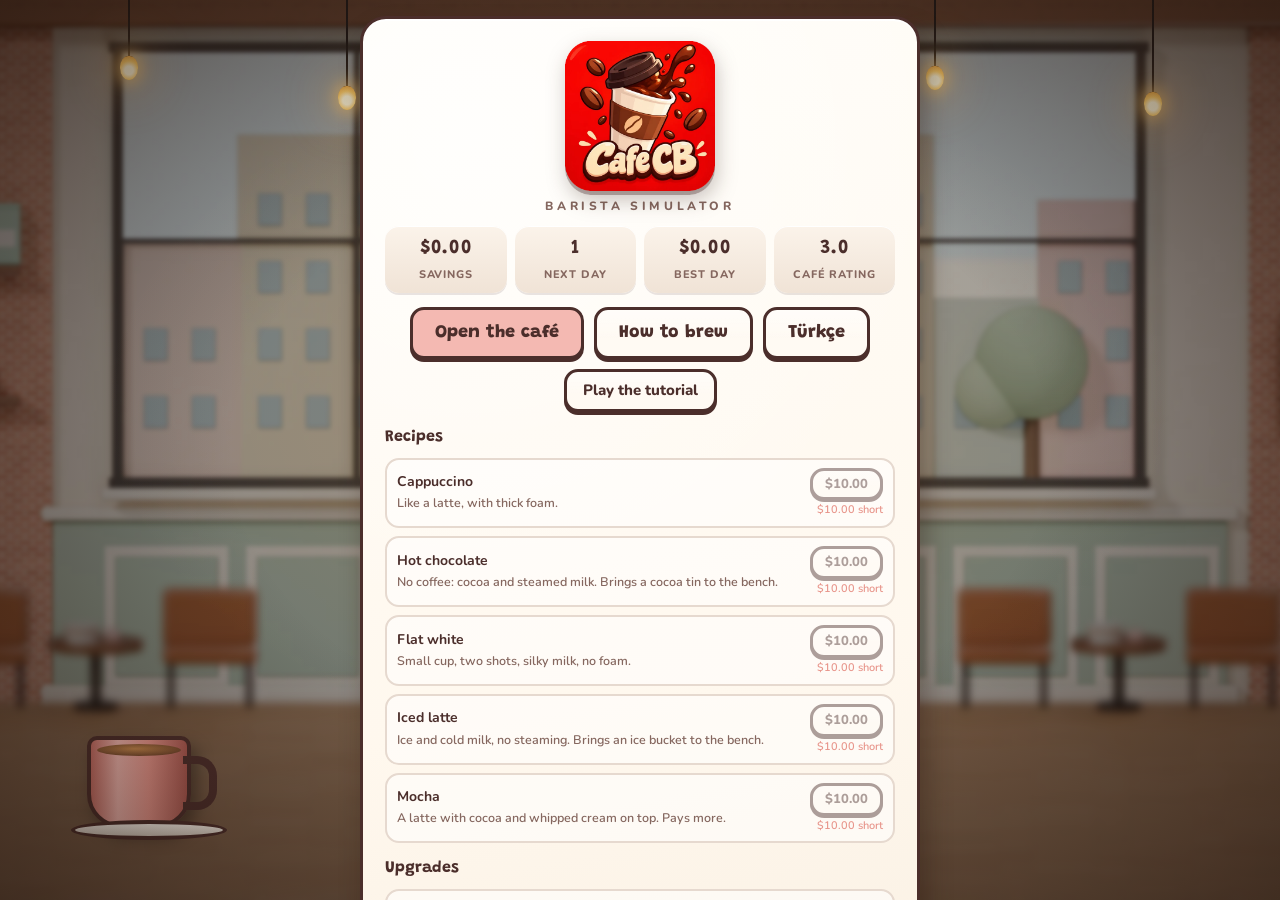
<file: index.html>
﻿<!DOCTYPE html>
<html lang="en">
<head>
<meta charset="utf-8">
<title>Cafe C&amp;B</title>
<meta name="viewport" content="width=device-width, initial-scale=1, maximum-scale=1, user-scalable=no, viewport-fit=cover">
<meta name="description" content="CAFE C&amp;B â€” a cozy drag-and-drop barista simulator.">
<!-- phones (issue #27): plays straight from the link; added to the home screen it opens full screen and offline -->
<meta name="theme-color" content="#4b2e2b">
<meta name="mobile-web-app-capable" content="yes">
<meta name="apple-mobile-web-app-capable" content="yes">
<meta name="apple-mobile-web-app-status-bar-style" content="black-translucent">
<meta name="apple-mobile-web-app-title" content="Cafe C&amp;B">
<meta name="format-detection" content="telephone=no">
<link rel="manifest" href="manifest.webmanifest">
<link rel="icon" href="assets/favicon-64.png" type="image/png" sizes="64x64">
<link rel="apple-touch-icon" href="assets/apple-touch-icon.png">
<!-- the fonts are inside the game (issue #27), so it looks the same offline -->
<link rel="stylesheet" href="assets/fonts/fonts.css?v=41">
<link rel="stylesheet" href="style.css?v=41">
<link rel="stylesheet" href="css/scene.css?v=41">
<link rel="stylesheet" href="css/fx.css?v=41">
<link rel="stylesheet" href="css/views.css?v=41">
<link rel="stylesheet" href="css/bar.css?v=52">
<link rel="stylesheet" href="css/theme.css?v=41">
<link rel="stylesheet" href="css/helper.css?v=41">
<link rel="stylesheet" href="css/stage.css?v=53">
<link rel="stylesheet" href="css/intro.css?v=41">
</head>
<body>

<!-- opening animation (issue #28): plays over the main menu, a tap skips it -->
<div id="intro" aria-hidden="true">
  <div id="introWave"></div>
  <div class="intro-logo">
    <img id="introCup" src="assets/intro/cup.webp" alt="" draggable="false">
    <img id="introText" src="assets/intro/text.webp" alt="" draggable="false">
  </div>
</div>

<header class="topbar">
  <div class="brand">CAFE C<b>&amp;</b>B</div>
  <div class="hud">
    <span class="pill" id="hudDay">Day 1</span>
    <span class="pill" id="hudCust">â€”</span>
    <span class="pill cash" id="hudCash">$0.00</span>
    <button class="iconbtn" id="bookBtn" type="button" data-t="recipes">Recipes</button>
    <button class="iconbtn" id="muteBtn" type="button">Sound on</button>
    <button class="iconbtn lang" id="langBtn" type="button" title="Language / Dil">TR</button>
    <button class="iconbtn" id="menuBtn" type="button" data-t="menu">Menu</button>
  </div>
</header>

<!-- two views (issue #5): the customer view and the barista view; only one is shown, they slide when switching -->
<!-- the stage (issue #14): the views are laid out at a fixed design height and scaled to fit the window -->
<div class="stage" id="stage">
<div class="views" id="views">
<section class="scene view" id="scene">
  <!-- parallax layers, back to front (issue #2); the canvas draws customers and the counter -->
  <div class="layer far" data-depth="3" aria-hidden="true"></div>
  <div class="layer seating" data-depth="7" aria-hidden="true"></div>
  <div class="layer sun" aria-hidden="true"></div>
  <div class="layer bulbs" id="bulbs" data-depth="5" aria-hidden="true"></div>
  <div class="neon" data-depth="4" aria-hidden="true">Cafe C<span>&amp;</span>B</div>
  <canvas id="sceneCv" aria-hidden="true"></canvas>
  <div class="layer front" data-depth="12" aria-hidden="true"></div>
  <div class="talk">
    <div class="talk-main">
      <div class="bubble" id="bubble" hidden>
        <div class="who"><span id="custName">Guest</span><span class="patience" title="Patience"><i id="patBar"></i></span></div>
        <p class="say" id="say" aria-live="polite"></p>
      </div>
      <div class="talk-actions" id="talkActions" hidden>
        <button class="btn go big" id="takeBtn" type="button" data-t="toBarista">Go to the barista bench</button>
        <button class="btn go big" id="keepBtn" type="button" data-t="rudeKeep" hidden>Hear them out</button>
        <button class="btn big kickbtn" id="kickBtn" type="button" data-t="rudeKick" hidden>Show them the door</button>
      </div>
      <div class="talk-actions" id="peekActions" hidden>
        <button class="btn go" id="backBtn" type="button" data-t="backToBench">Back to the bench</button>
        <button class="btn big kickbtn" type="button" data-t="rudeKick">Show them the door</button>
      </div>
      <div class="talk-actions" id="serveActions" hidden>
        <button class="btn big kickbtn" type="button" data-t="rudeKick">Show them the door</button>
      </div>
      <p class="handhint" id="handHint" hidden data-t="dragToCust"></p>
    </div>
    <div class="ticketslot" id="sceneTicket"></div>
  </div>
  <!-- upgrades on show (issue #21): comfy stools on the guests' side of the bar, the big tip jar on it -->
  <div class="upg-show stools" aria-hidden="true"><img class="spr" src="assets/models/stool.webp?v=41" width="84" height="180" alt="" draggable="false"><img class="spr" src="assets/models/stool.webp?v=41" width="84" height="180" alt="" draggable="false"></div>
  <img class="upg-show tipjar spr" src="assets/models/tipjar.webp?v=41" width="109" height="160" alt="" aria-hidden="true" draggable="false">
  <!-- the finished drink waits on a tray on the bar; drop it on the customer (#custZone follows them) -->
  <div class="cust-tray" id="custTray"><div class="slot cupslot handslot" id="slotHand"></div></div>
  <div class="cust-zone" id="custZone" data-drop="customer" hidden></div>
</section>

<main class="bench view idle" id="bench">
  <div class="benchhead">
    <div class="ticketslot" id="benchTicket">
      <div class="ticket" id="ticket">
        <h4><span data-t="orderTicket">Order ticket</span><span id="ticketNo">#000</span></h4>
        <p id="ticketText"></p>
        <span class="patience ticket-pat" title="Patience"><i id="patBar2"></i></span>
      </div>
    </div>
    <p class="draghint" id="dragHint" data-t="dragHint"></p>
    <div class="holding" id="holding" hidden></div>
    <button class="btn" id="peekBtn" type="button" data-t="toCustomer">Look at the customer</button>
  </div>

  <!-- the back bar behind the barista (issue #10): shelves with cups, bean jars, syrups and milk, a chalk menu (decor only) -->
  <div class="backbar" aria-hidden="true">
    <!-- the chalk menu's writing, in the picture's own coordinates (same viewBox, scaled the same way) -->
    <svg class="chalk" viewBox="0 0 1600 200" preserveAspectRatio="xMidYMax slice"><g transform="translate(640 6)" id="chalkMenu"></g></svg>
  </div>

  <!-- the bar, left to right in the order a real barista works: cups â†’ grinder & tamp station â†’ espresso machine
       â†’ milk â†’ syrups & toppings â†’ the pass (serving tray). Rubber bar mats sit under the machines. -->
  <div class="counter" id="counter">
    <!-- 1 cups: paper cup stacks with lids and sleeves -->
    <section class="zone z-cups">
      <h3><span class="step">1</span><span data-t="obj.cups">Cups</span></h3>
      <div class="cupstand" id="cupStand">
        <button class="obj newcup" type="button" data-drag="newcup:S"><img class="spr cupspr s" src="assets/models/cup-S.webp" width="115" height="168" alt="" draggable="false"><b data-size="S"></b></button>
        <button class="obj newcup" type="button" data-drag="newcup:M"><img class="spr cupspr m" src="assets/models/cup-M.webp" width="124" height="192" alt="" draggable="false"><b data-size="M"></b></button>
        <button class="obj newcup" type="button" data-drag="newcup:L"><img class="spr cupspr l" src="assets/models/cup-L.webp" width="133" height="216" alt="" draggable="false"><b data-size="L"></b></button>
      </div>
      <div class="lids" aria-hidden="true"><i></i><i></i><i></i><span class="sleeves"></span></div>
    </section>

    <!-- 2 grinder + tamp station + knock box -->
    <section class="zone z-grinder">
      <h3><span class="step">2</span><span data-t="grinder">Grinder</span> <span class="hint" id="doseZoneTxt"></span></h3>
      <div class="barmat grinder-mat">
        <div class="grinder">
          <div class="hopper" id="hopper"><img class="spr" src="assets/models/hopper.webp" width="265" height="340" alt="" draggable="false"></div>
          <!-- every control sits on the machine itself (issue #7): bean keys, a scale display and the grind button -->
          <div class="grinder-body">
            <div class="keys" id="beanChips"></div>
            <div class="grind-row">
              <span class="lcd" id="doseTxt">0.0 g</span>
              <button class="mbtn round" id="grindBtn" type="button"><span class="led"></span><span class="cap" data-t="grindKey">Grind</span></button>
            </div>
            <span class="chute"></span>
          </div>
          <div class="slot pfslot" data-drop="grinder" id="slotGrinder"></div>
          <span class="grinder-foot" aria-hidden="true"></span>
        </div>
      </div>
      <div class="meter" id="doseMeter"><div class="zone" id="doseZone"></div><div class="fill" id="doseFill"></div></div>
      <div class="readout"><span id="doseMsg"></span></div>
      <div class="tampstation">
        <div class="slot pfslot" data-drop="pfrack" id="slotPfRack">
          <div class="obj pf" id="pfObj" role="button" tabindex="0" data-drag="pf" data-drop="pf">
            <img class="spr pf-img" id="pfImg" src="assets/models/pf-empty.webp" width="520" height="198" alt="" draggable="false">
            <small class="objtag" id="pfTag"></small>
          </div>
        </div>
        <div class="tampmat">
          <div class="slot tamperslot" id="slotTamper">
            <div class="obj tamper" id="tamperObj" role="button" tabindex="0" data-drag="tamper">
              <img class="spr" src="assets/models/tamper.webp" width="171" height="220" alt="" draggable="false">
            </div>
          </div>
        </div>
      </div>
    </section>

    <!-- 3 espresso machine: a two-group commercial machine on a rubber mat -->
    <section class="zone z-machine">
      <h3><span class="step">3</span><span data-t="obj.machine">Espresso machine</span> <span class="hint" data-t="stopAt">stop at 25â€“30 s</span></h3>
      <div class="barmat machine-mat">
        <div class="machine" id="machine">
          <!-- cup warmer on top (decor) -->
          <div class="mach-top" aria-hidden="true"><img class="spr" src="assets/models/warmer.webp" width="720" height="135" alt="" draggable="false"></div>
          <!-- control panel on the machine: brew button + shot display above the group, foam keys + steam button above the wand -->
          <div class="mach-panel">
            <div class="panel-left">
              <span class="lcd" id="shotTxt">0 s</span>
              <button class="mbtn brew" id="brewBtn" type="button"><span class="led"></span><span class="cap" id="brewCap">Brew</span></button>
            </div>
            <div class="panel-right">
              <div class="keys foam" id="foamChips"></div>
              <button class="mbtn steam" id="steamBtn" type="button"><span class="led"></span><span class="cap" id="steamCap">Steam</span></button>
            </div>
          </div>
          <div class="mach-head">
            <span class="mach-logo">C&amp;B</span>
            <div class="group"><img class="spr group-head" src="assets/models/grouphead.webp" width="300" height="219" alt="" draggable="false"><div class="slot pfslot locked-in" data-drop="group" id="slotGroup"></div></div>
            <!-- right side: the boiler and pump gauges over the second group head (decor) -->
            <div class="mach-right" aria-hidden="true">
              <div class="gauges"><span class="gauge-dial"><i></i></span><span class="gauge-dial boiler"><i></i></span></div>
              <div class="group deco-group"><img class="spr group-head" src="assets/models/grouphead.webp" width="300" height="219" alt="" draggable="false"><span class="parked-pf"></span></div>
            </div>
          </div>
          <div class="mach-tray">
            <div class="slot cupslot" data-drop="tray" id="slotTray"><span class="slotlabel" data-t="obj.tray">Drip tray</span></div>
            <div class="wandbox">
              <img class="spr hotwater" src="assets/models/hotwater.webp" width="23" height="80" alt="" aria-hidden="true" draggable="false">
              <img class="spr wand-pipe" src="assets/models/wand.webp" width="22" height="128" alt="" draggable="false">
              <div class="slot pitcherslot" data-drop="wand" id="slotWand"><span class="slotlabel" data-t="obj.wand">Steam wand</span></div>
            </div>
          </div>
        </div>
      </div>
      <div class="meter" id="shotMeter"><div class="zone" id="shotZone"></div><div class="needle" id="shotNeedle"></div></div>
      <div class="readout"><span id="shotMsg"></span></div>
      <div class="shotlist" id="shotList"></div>
    </section>

    <!-- 4 milk: an under-counter milk fridge, the pitcher on its mat and a pitcher thermometer -->
    <section class="zone z-milk">
      <h3><span class="step">4</span><span data-t="obj.pitcher">Pitcher</span></h3>
      <div class="slot pitcherslot" data-drop="pitcherrack" id="slotPitcherRack">
        <div class="obj pitcher" id="pitcherObj" role="button" tabindex="0" data-drag="pitcher" data-drop="pitcher">
          <img class="spr pitcher-img" id="pitcherImg" src="assets/models/pitcher-empty.webp" width="340" height="313" alt="" draggable="false">
          <small class="objtag" id="pitcherTag"></small>
        </div>
      </div>
      <div class="wandctl">
        <div class="meter temp" id="tempMeter">
          <div class="band warm" id="bandWarm"></div><div class="band normal" id="bandNormal"></div><div class="band hot" id="bandHot"></div>
          <div class="fill" id="tempFill"></div>
        </div>
        <div class="bandlabels" id="bandLabels"></div>
        <div class="readout"><span id="tempTxt">6 Â°C</span><span id="tempMsg"></span></div>
      </div>
    </section>

    <!-- prep mat -->
    <section class="zone z-prep">
      <h3><span data-t="obj.prep">Prep mat</span></h3>
      <div class="slot cupslot mat" data-drop="prep" id="slotPrep">
        <div class="obj cupobj" id="cupObj" role="button" tabindex="0" data-drag="cup" data-drop="cup" hidden>
          <canvas id="cupCv" aria-label="Drink"></canvas>
        </div>
      </div>
      <div class="cupinfo" id="cupInfo"></div>
    </section>

    <!-- the pass: put the finished cup on the serving tray, then ring the bell to take it out to the customer -->
    <section class="zone z-serve" id="serveZone">
      <h3><span data-t="obj.serving">Serving tray</span></h3>
      <div class="slot cupslot servetray" data-drop="serving" id="slotServe"><span class="slotlabel" data-t="obj.serving">Serving tray</span></div>
      <div class="pass-row">
        <button class="mbtn bellbtn" id="serveBtn" type="button"><img class="spr bell" src="assets/models/bell.webp" width="200" height="171" alt="" draggable="false"><span class="cap" data-t="serveBtn">Serve</span></button>
        <span class="pass-deco" aria-hidden="true"><span class="napkins"></span><span class="sugar"></span></span>
      </div>
    </section>

    <!-- under the counter (real cafés keep most things in cubbies under the bar top, not on it): each one slides up a little
         when it is touched, dragged or tapped (css/bar.css). Left to right under the station they belong to. -->
    <div class="under" id="under">
      <div class="ucell u-prep">
        <section class="zone z-extras">
        <!-- the recipe shop's drinks (issue #21): on the bench once bought -->
        <div class="extras" id="extras">
          <div class="obj icebucket" id="iceObj" role="button" tabindex="0" data-drag="ice"><img class="spr" src="assets/models/icebucket.webp?v=41" width="191" height="220" alt="" draggable="false"><small class="objtag" data-t="obj.ice">Ice</small></div>
          <div class="obj cocoatin" id="cocoaObj" role="button" tabindex="0" data-drag="cocoa"><img class="spr" src="assets/models/cocoatin.webp?v=41" width="119" height="172" alt="" draggable="false"><small class="objtag" data-t="obj.cocoa">Cocoa</small></div>
        </div>
        </section>
      </div>
      <div class="ucell u-grinder">
        <section class="zone z-knock">
          <h3><span data-t="obj.knock">Knock box</span></h3>
          <!-- the knock box takes the used puck out of the portafilter -->
          <div class="knockbox" data-drop="knockbox" id="knockBox"><img class="spr" src="assets/models/knockbox.webp" width="280" height="259" alt="" draggable="false"><small data-t="obj.knock">Knock box</small></div>

        </section>
      </div>
      <div class="ucell u-machine">
      <!-- 5 syrups: pump bottles with plain paper labels -->
      <section class="zone z-syrups">
        <h3><span class="step">5</span><span data-t="syrups">Syrups</span></h3>
        <div class="bottles" id="syrupBottles"></div>
      </section>




      </div>
      <div class="ucell u-milk">
        <section class="zone z-fridge">
          <h3><span data-t="obj.milk">Milk</span></h3>
          <div class="fridge"><div class="bottles" id="milkBottles"></div></div>
        </section>
      </div>
      <div class="ucell u-serve">
      <!-- 6 toppings -->
      <section class="zone z-tops">
        <h3><span class="step">6</span><span data-t="toppings">Toppings</span></h3>
        <div class="bottles" id="topShakers"></div>
      </section>

      <!-- trash -->
      <section class="zone z-trash" data-drop="trash" id="trashZone">
        <h3><span data-t="obj.trash">Trash</span></h3>
        <div class="bin" id="bin"><img class="spr can" src="assets/models/bin.webp" width="82" height="116" alt="" draggable="false"><img class="spr lid" src="assets/models/binlid.webp" width="124" height="48" alt="" draggable="false"></div>
      </section>

      </div>
    </div>
  </div>
</main>
</div>
</div>

<div class="overlay menu" id="ovMenu" hidden>
  <!-- the cafÃ© itself behind the menu (issue #8): the same wall and seating, bulbs, a steaming cup and drifting beans -->
  <div class="menu-bg" aria-hidden="true">
    <div class="mb-wall"></div><div class="mb-seat"></div>
    <div class="mb-bulbs bulbs"><i style="--x:10%;--h:60px;--d:0s"></i><i style="--x:27%;--h:90px;--d:-1.2s"></i><i style="--x:73%;--h:70px;--d:-2.1s"></i><i style="--x:90%;--h:96px;--d:-.6s"></i></div>
    <div class="mb-cup"><span class="steam"><i></i><i></i><i></i></span><span class="mug"></span><span class="saucer"></span></div>
    <div class="mb-beans"><i></i><i></i><i></i><i></i><i></i><i></i><i></i></div>
  </div>
  <div class="card menu-card">
    <div class="logo"><img src="assets/cover/logo-menu.webp" width="512" height="512" alt="CAFE C&amp;B" decoding="async"><div class="sub" data-t="sub">Barista Simulator</div></div>
    <div class="stats">
      <div><b id="mCash">$0</b><span data-t="savings">Savings</span></div>
      <div><b id="mDay">1</b><span data-t="nextDay">Next day</span></div>
      <div><b id="mBest">$0</b><span data-t="bestDay">Best day</span></div>
      <div><b id="mRep">3.0</b><span data-t="rRep">CafÃ© rating</span></div>
    </div>
    <div class="menu-actions">
      <button class="btn primary big" id="startBtn" type="button">Open the cafÃ©</button>
      <button class="btn big" id="howBtn" type="button" data-t="howTo">How to brew</button>
      <button class="btn big" id="langBtn2" type="button">TÃ¼rkÃ§e</button>
      <button class="btn" id="tutBtn" type="button" data-t="tutorialBtn">Play the tutorial</button>
    </div>
    <div class="shop recipes" id="menuRecipes"></div>
    <div class="shop" id="menuShop"></div>
    <div class="menu-actions"><button class="btn" id="resetBtn" type="button" data-t="reset">Reset progress</button></div>
  </div>
</div>

<div class="overlay" id="ovResult" hidden>
  <div class="card">
    <div class="stars" id="rStars"></div>
    <p class="quote" id="rQuote"></p>
    <div class="checks" id="rChecks"></div>
    <div class="bars" id="rBars"></div>
    <div class="money" id="rMoney"></div>
    <div class="menu-actions"><button class="btn go big" id="nextBtn" type="button">Next customer</button></div>
  </div>
</div>

<div class="overlay" id="ovEnd" hidden>
  <div class="card" style="text-align:center">
    <h2 id="eTitle" style="font-size:30px"></h2>
    <p class="note" id="eText"></p>
    <div class="menu-actions"><button class="btn big" id="endMenuBtn" type="button" data-t="toMenu">Main menu</button></div>
  </div>
</div>

<div class="overlay" id="ovDay" hidden>
  <div class="card">
    <h2 id="dTitle" style="text-align:center;font-size:30px">Day 1</h2>
    <div class="stats">
      <div><b id="dStars">0</b><span data-t="avgStars">Avg stars</span></div>
      <div><b id="dMood">0 / 0</b><span data-t="rMood">Happy / upset</span></div>
      <div><b id="dRep">3.0</b><span data-t="rRep">CafÃ© rating</span></div>
    </div>
    <div class="receipt" id="dReceipt"></div>
    <p class="note" id="dNote"></p>
    <div class="shop recipes" id="dayRecipes"></div>
    <div class="shop" id="dayShop"></div>
    <div class="menu-actions">
      <button class="btn primary big" id="nextDayBtn" type="button">Open next day</button>
      <button class="btn big" id="toMenuBtn" type="button" data-t="toMenu">Main menu</button>
    </div>
  </div>
</div>

<div class="overlay book-ov" id="ovBook" hidden>
  <div class="card book">
    <h2 data-t="recipeBook">Recipe book</h2>
    <div id="bookBody"></div>
    <div class="menu-actions"><button class="btn go" id="closeBookBtn" type="button">Back to the bar</button></div>
  </div>
</div>

<div class="toast" id="toast" hidden></div>

<!-- phones held upright (issue #14): the game is played sideways -->
<div class="rotate-ov" id="rotateOv"><div><div class="phone" aria-hidden="true"></div><p data-t="rotate">Turn your phone sideways to play</p></div></div>

<script src="js/intro.js?v=41"></script>
<script src="js/util.js?v=41"></script>
<script src="js/economy.js?v=41"></script>
<script src="js/i18n.js?v=56"></script>
<script src="js/audio.js?v=41"></script>
<script src="js/recipe.js?v=43"></script>
<script src="js/render.js?v=43"></script>
<script src="js/scene.js?v=41"></script>
<script src="js/fx.js?v=41"></script>
<script src="js/station.js?v=42"></script>
<script src="js/camera.js?v=42"></script>
<script src="js/helper.js?v=41"></script>
<script src="js/tutorial.js?v=41"></script>
<script src="js/main.js?v=57"></script>
</body>
</html>
</file>
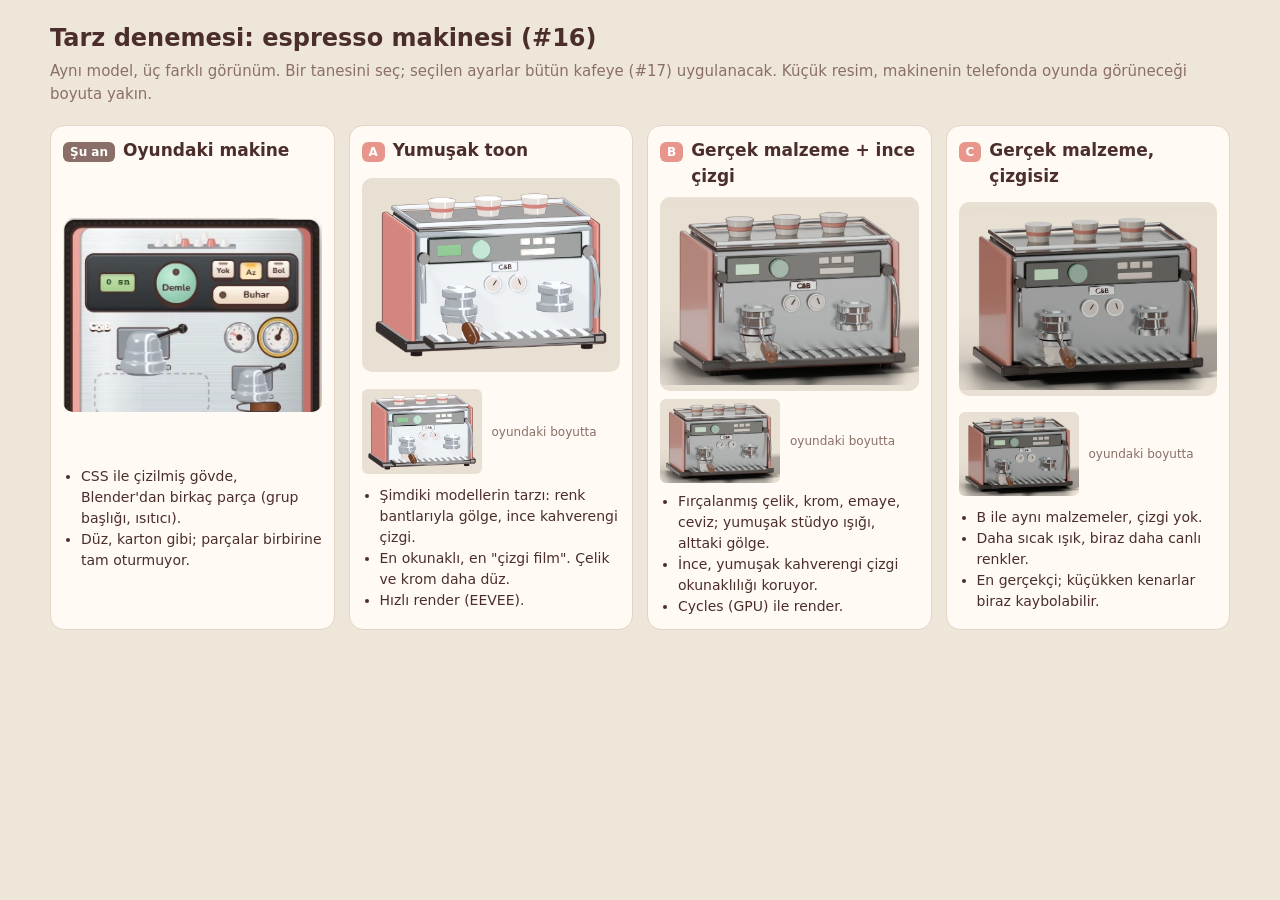
<file: tools/style-test/index.html>
<!doctype html>
<html lang="tr">
<head>
<meta charset="utf-8">
<meta name="viewport" content="width=device-width, initial-scale=1">
<title>Tarz denemesi</title>
<!-- Issue #16: the espresso machine in style B, three takes next to the current look. Renders: tools/blender/style_test.py -->
<style>
  :root { --ink: #4b2e2b; --paper: #fffaf3; --bg: #efe6da; --soft: #8a6f68; --line: #e2d4c6; }
  @media (prefers-color-scheme: dark) { :root { --ink: #f3e6dc; --paper: #2b2220; --bg: #1e1816; --soft: #bba59c; --line: #4a3c38; } }
  * { box-sizing: border-box; }
  body { margin: 0; padding: 20px 16px 40px; background: var(--bg); color: var(--ink); font: 15px/1.5 system-ui, sans-serif; }
  main { max-width: 1180px; margin: 0 auto; }
  h1 { font-size: 24px; margin: 0 0 4px; }
  p.lead { color: var(--soft); margin: 0 0 20px; }
  .grid { display: grid; grid-template-columns: repeat(auto-fit, minmax(250px, 1fr)); gap: 14px; }
  .card { background: var(--paper); border: 1px solid var(--line); border-radius: 14px; padding: 12px; display: grid; gap: 8px; }
  .card h2 { font-size: 17px; margin: 0; display: flex; gap: 8px; align-items: baseline; }
  .tag { font-size: 12px; font-weight: 700; background: #e8968c; color: #fff; border-radius: 6px; padding: 1px 7px; }
  .tag.now { background: #8a6f68; }
  .shot { background: #e9e0d4; border-radius: 10px; display: grid; place-items: center; aspect-ratio: 4 / 3; overflow: hidden; }
  .shot img { max-width: 100%; max-height: 100%; }
  .small { display: flex; gap: 10px; align-items: center; font-size: 12px; color: var(--soft); }
  .small img { width: 120px; height: auto; background: #e9e0d4; border-radius: 6px; }
  ul { margin: 0; padding-left: 18px; font-size: 14px; }
</style>
</head>
<body>
<main>
  <h1>Tarz denemesi: espresso makinesi (#16)</h1>
  <p class="lead">Aynı model, üç farklı görünüm. Bir tanesini seç; seçilen ayarlar bütün kafeye (#17) uygulanacak. Küçük resim, makinenin telefonda oyunda görüneceği boyuta yakın.</p>
  <div class="grid">
    <section class="card">
      <h2><span class="tag now">Şu an</span> Oyundaki makine</h2>
      <div class="shot"><img src="machine-current.webp" alt="Oyundaki şimdiki espresso makinesi"></div>
      <ul><li>CSS ile çizilmiş gövde, Blender'dan birkaç parça (grup başlığı, ısıtıcı).</li><li>Düz, karton gibi; parçalar birbirine tam oturmuyor.</li></ul>
    </section>
    <section class="card">
      <h2><span class="tag">A</span> Yumuşak toon</h2>
      <div class="shot"><img src="machine-toon.webp" alt="A: yumuşak toon"></div>
      <div class="small"><img src="machine-toon.webp" alt="">oyundaki boyutta</div>
      <ul><li>Şimdiki modellerin tarzı: renk bantlarıyla gölge, ince kahverengi çizgi.</li><li>En okunaklı, en "çizgi film". Çelik ve krom daha düz.</li><li>Hızlı render (EEVEE).</li></ul>
    </section>
    <section class="card">
      <h2><span class="tag">B</span> Gerçek malzeme + ince çizgi</h2>
      <div class="shot"><img src="machine-pbr.webp" alt="B: gerçek malzeme ve ince çizgi"></div>
      <div class="small"><img src="machine-pbr.webp" alt="">oyundaki boyutta</div>
      <ul><li>Fırçalanmış çelik, krom, emaye, ceviz; yumuşak stüdyo ışığı, alttaki gölge.</li><li>İnce, yumuşak kahverengi çizgi okunaklılığı koruyor.</li><li>Cycles (GPU) ile render.</li></ul>
    </section>
    <section class="card">
      <h2><span class="tag">C</span> Gerçek malzeme, çizgisiz</h2>
      <div class="shot"><img src="machine-clean.webp" alt="C: gerçek malzeme, çizgisiz"></div>
      <div class="small"><img src="machine-clean.webp" alt="">oyundaki boyutta</div>
      <ul><li>B ile aynı malzemeler, çizgi yok.</li><li>Daha sıcak ışık, biraz daha canlı renkler.</li><li>En gerçekçi; küçükken kenarlar biraz kaybolabilir.</li></ul>
    </section>
  </div>
</main>
</body>
</html>
</file>
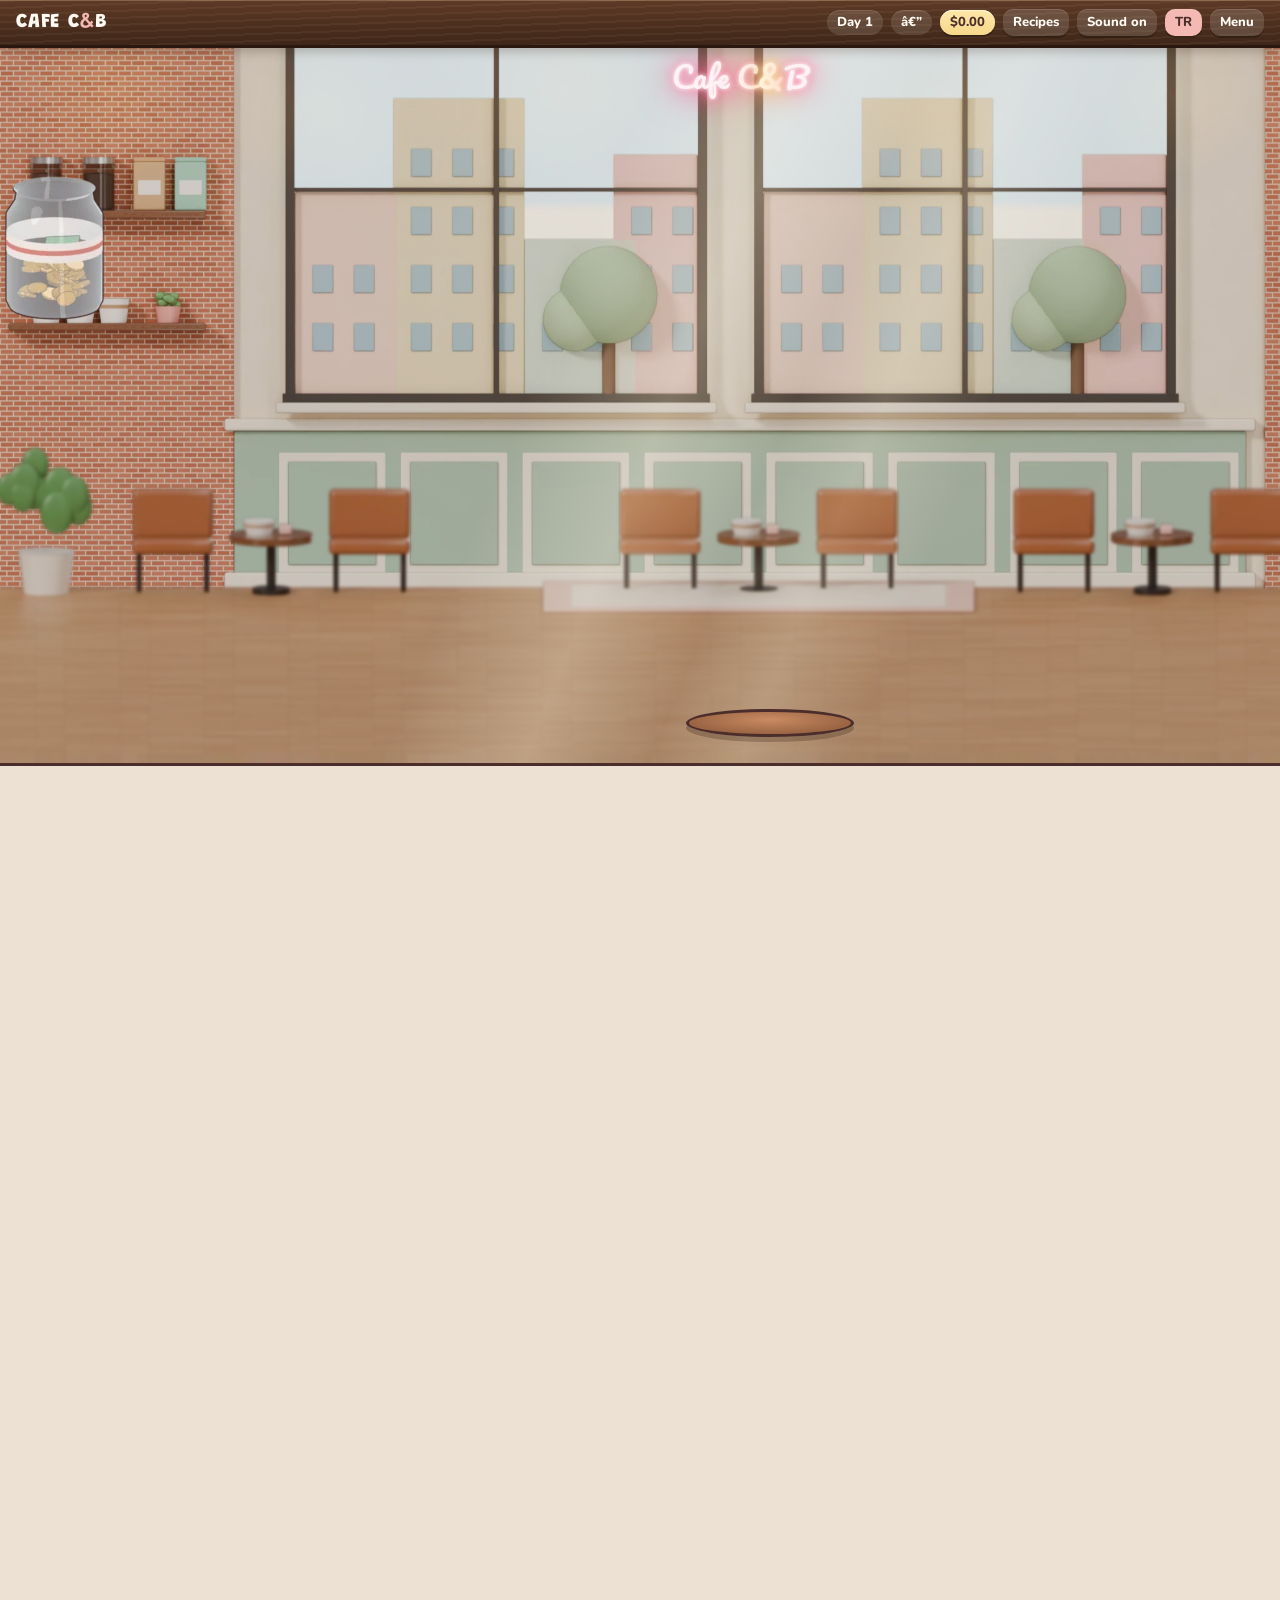
<file: CAFECB.html>
<!DOCTYPE html>
<meta charset="utf-8">
<title>Cafe C&amp;B</title>
<meta http-equiv="refresh" content="0; url=index.html">
<link rel="canonical" href="index.html">
<p>The game moved to <a href="index.html">index.html</a>.</p>
</file>
<file: assets/fonts/fonts.css>
/* The game's fonts, inside the game so it looks the same offline and in the app (issue #27).
   All four are from Google Fonts under the SIL Open Font License 1.1; the licence texts are next to this file
   (OFL-*.txt) and the sources are listed in assets/CREDITS.md. Latin + Latin Extended (Turkish) only. */
/* Courier Prime 400 latin-ext */
@font-face {
  font-family: 'Courier Prime';
  font-style: normal;
  font-weight: 400;
  font-display: swap;
  src: url(courier-prime-400-latin-ext.woff2) format('woff2');
  unicode-range: U+0100-02BA, U+02BD-02C5, U+02C7-02CC, U+02CE-02D7, U+02DD-02FF, U+0304, U+0308, U+0329, U+1D00-1DBF, U+1E00-1E9F, U+1EF2-1EFF, U+2020, U+20A0-20AB, U+20AD-20C4, U+2113, U+2C60-2C7F, U+A720-A7FF;
}
/* Courier Prime 400 latin */
@font-face {
  font-family: 'Courier Prime';
  font-style: normal;
  font-weight: 400;
  font-display: swap;
  src: url(courier-prime-400-latin.woff2) format('woff2');
  unicode-range: U+0000-00FF, U+0131, U+0152-0153, U+02BB-02BC, U+02C6, U+02DA, U+02DC, U+0304, U+0308, U+0329, U+2000-206F, U+20AC, U+2122, U+2191, U+2193, U+2212, U+2215, U+FEFF, U+FFFD;
}
/* Courier Prime 700 latin-ext */
@font-face {
  font-family: 'Courier Prime';
  font-style: normal;
  font-weight: 700;
  font-display: swap;
  src: url(courier-prime-700-latin-ext.woff2) format('woff2');
  unicode-range: U+0100-02BA, U+02BD-02C5, U+02C7-02CC, U+02CE-02D7, U+02DD-02FF, U+0304, U+0308, U+0329, U+1D00-1DBF, U+1E00-1E9F, U+1EF2-1EFF, U+2020, U+20A0-20AB, U+20AD-20C4, U+2113, U+2C60-2C7F, U+A720-A7FF;
}
/* Courier Prime 700 latin */
@font-face {
  font-family: 'Courier Prime';
  font-style: normal;
  font-weight: 700;
  font-display: swap;
  src: url(courier-prime-700-latin.woff2) format('woff2');
  unicode-range: U+0000-00FF, U+0131, U+0152-0153, U+02BB-02BC, U+02C6, U+02DA, U+02DC, U+0304, U+0308, U+0329, U+2000-206F, U+20AC, U+2122, U+2191, U+2193, U+2212, U+2215, U+FEFF, U+FFFD;
}
/* Grandstander 500-800 latin-ext */
@font-face {
  font-family: 'Grandstander';
  font-style: normal;
  font-weight: 500 800;
  font-display: swap;
  src: url(grandstander-500-800-latin-ext.woff2) format('woff2');
  unicode-range: U+0100-02BA, U+02BD-02C5, U+02C7-02CC, U+02CE-02D7, U+02DD-02FF, U+0304, U+0308, U+0329, U+1D00-1DBF, U+1E00-1E9F, U+1EF2-1EFF, U+2020, U+20A0-20AB, U+20AD-20C4, U+2113, U+2C60-2C7F, U+A720-A7FF;
}
/* Grandstander 500-800 latin */
@font-face {
  font-family: 'Grandstander';
  font-style: normal;
  font-weight: 500 800;
  font-display: swap;
  src: url(grandstander-500-800-latin.woff2) format('woff2');
  unicode-range: U+0000-00FF, U+0131, U+0152-0153, U+02BB-02BC, U+02C6, U+02DA, U+02DC, U+0304, U+0308, U+0329, U+2000-206F, U+20AC, U+2122, U+2191, U+2193, U+2212, U+2215, U+FEFF, U+FFFD;
}
/* Nunito 400-800 latin-ext */
@font-face {
  font-family: 'Nunito';
  font-style: normal;
  font-weight: 400 800;
  font-display: swap;
  src: url(nunito-400-800-latin-ext.woff2) format('woff2');
  unicode-range: U+0100-02BA, U+02BD-02C5, U+02C7-02CC, U+02CE-02D7, U+02DD-02FF, U+0304, U+0308, U+0329, U+1D00-1DBF, U+1E00-1E9F, U+1EF2-1EFF, U+2020, U+20A0-20AB, U+20AD-20C4, U+2113, U+2C60-2C7F, U+A720-A7FF;
}
/* Nunito 400-800 latin */
@font-face {
  font-family: 'Nunito';
  font-style: normal;
  font-weight: 400 800;
  font-display: swap;
  src: url(nunito-400-800-latin.woff2) format('woff2');
  unicode-range: U+0000-00FF, U+0131, U+0152-0153, U+02BB-02BC, U+02C6, U+02DA, U+02DC, U+0304, U+0308, U+0329, U+2000-206F, U+20AC, U+2122, U+2191, U+2193, U+2212, U+2215, U+FEFF, U+FFFD;
}
/* Pacifico 400 latin-ext */
@font-face {
  font-family: 'Pacifico';
  font-style: normal;
  font-weight: 400;
  font-display: swap;
  src: url(pacifico-400-latin-ext.woff2) format('woff2');
  unicode-range: U+0100-02BA, U+02BD-02C5, U+02C7-02CC, U+02CE-02D7, U+02DD-02FF, U+0304, U+0308, U+0329, U+1D00-1DBF, U+1E00-1E9F, U+1EF2-1EFF, U+2020, U+20A0-20AB, U+20AD-20C4, U+2113, U+2C60-2C7F, U+A720-A7FF;
}
/* Pacifico 400 latin */
@font-face {
  font-family: 'Pacifico';
  font-style: normal;
  font-weight: 400;
  font-display: swap;
  src: url(pacifico-400-latin.woff2) format('woff2');
  unicode-range: U+0000-00FF, U+0131, U+0152-0153, U+02BB-02BC, U+02C6, U+02DA, U+02DC, U+0304, U+0308, U+0329, U+2000-206F, U+20AC, U+2122, U+2191, U+2193, U+2212, U+2215, U+FEFF, U+FFFD;
}
</file>
<file: style.css>
/* Layout: café counter scene across the top, barista bench below (sticky cup + order ticket beside numbered station cards). Single cozy light look by choice. */
:root {
  --wall: #d4ebe0;
  --wall-2: #c8e4d7;
  --paper: #fffaf3;
  --ink: #4b2e2b;
  --ink-soft: #85675f;
  --blush: #f4b9b2;
  --blush-deep: #e8968c;
  --butter: #f6d88c;
  --mint: #8cc7ae;
  --sky: #acc9ec;
  --wood: #d39c78;
  --wood-top: #e8b994;
  --bench: #f3e6f0;
  --good: #4f9e70;
  --bad: #d4685a;
  --shadow: 0 3px 0 var(--ink);
  --font-display: 'Grandstander', 'Comic Sans MS', system-ui, sans-serif;
  --font-body: 'Nunito', system-ui, -apple-system, 'Segoe UI', sans-serif;
  --font-ticket: 'Courier Prime', 'Courier New', monospace;
  color-scheme: light;
}
* { box-sizing: border-box; }
[hidden] { display: none !important; }
body {
  margin: 0;
  background: var(--bench);
  color: var(--ink);
  font-family: var(--font-body);
  font-size: 15px;
  line-height: 1.45;
  -webkit-tap-highlight-color: transparent;
}
button { font: inherit; color: inherit; }
button:focus-visible { outline: 3px solid var(--sky); outline-offset: 2px; }
h1, h2, h3 { font-family: var(--font-display); margin: 0; text-wrap: balance; }

/* ---------- top bar ---------- */
.topbar {
  position: relative; z-index: 25;
  display: flex; align-items: center; gap: 12px; flex-wrap: wrap;
  background: var(--ink); color: var(--paper);
  padding-block: 8px;
  padding-left: max(16px, env(safe-area-inset-left, 0px));
  padding-right: max(16px, env(safe-area-inset-right, 0px));
}
.brand { font-family: var(--font-display); font-weight: 800; font-size: 20px; letter-spacing: .04em; }
.brand b { color: var(--blush); }
.hud { display: flex; gap: 8px; flex-wrap: wrap; margin-left: auto; align-items: center; }
.pill {
  font-weight: 800; font-size: 13px; padding: 3px 10px; border-radius: 999px;
  background: rgba(255,250,243,.12); font-variant-numeric: tabular-nums; white-space: nowrap;
}
.pill.cash { background: var(--butter); color: var(--ink); }
.iconbtn {
  border: 0; background: rgba(255,250,243,.14); color: var(--paper); border-radius: 10px;
  padding: 4px 10px; font-weight: 800; font-size: 13px; cursor: pointer;
}
.iconbtn:hover { background: rgba(255,250,243,.24); }
.iconbtn.lang { background: var(--blush); color: var(--ink); }

/* ---------- scene ---------- */
.scene { position: relative; min-height: 236px; overflow: hidden; border-bottom: 3px solid var(--ink); }
#sceneCv { position: absolute; inset: 0; width: 100%; height: 100%; display: block; }
.talk {
  position: relative; z-index: 1;
  margin-left: max(150px, 34%);
  padding-block: 18px 58px;
  padding-right: max(16px, env(safe-area-inset-right, 0px));
  max-width: 760px;
}
.bubble {
  position: relative; background: var(--paper); border: 3px solid var(--ink); border-radius: 20px;
  padding: 10px 14px 12px; box-shadow: var(--shadow); min-height: 84px;
}
.bubble::before {
  content: ""; position: absolute; left: -15px; bottom: 22px; width: 22px; height: 22px;
  background: var(--paper); border-left: 3px solid var(--ink); border-bottom: 3px solid var(--ink);
  transform: rotate(45deg) skew(10deg, 10deg);
}
.who { display: flex; align-items: center; gap: 8px; font-size: 12px; font-weight: 800; letter-spacing: .06em; text-transform: uppercase; color: var(--ink-soft); }
.patience { flex: 1; height: 8px; border-radius: 99px; background: #eadfd6; overflow: hidden; max-width: 160px; margin-left: auto; }
.patience i { display: block; height: 100%; width: 100%; background: var(--mint); border-radius: 99px; transition: background .3s; transform-origin: left; }
.say { font-size: 16px; font-weight: 600; margin: 4px 0 0; min-height: 1.45em; }
.talk-actions { margin-top: 10px; display: flex; gap: 8px; }

/* ---------- buttons ---------- */
.btn {
  border: 3px solid var(--ink); border-radius: 14px; background: var(--paper);
  padding: 8px 16px; font-weight: 800; cursor: pointer; box-shadow: var(--shadow);
  transition: transform .08s, box-shadow .08s;
  touch-action: manipulation;
}
.btn:hover:not(:disabled) { transform: translateY(-1px); }
.btn:active:not(:disabled), .btn.active { transform: translateY(3px); box-shadow: 0 0 0 var(--ink); }
.btn:disabled { opacity: .45; cursor: not-allowed; }
.btn.primary { background: var(--blush); }
.btn.go { background: var(--mint); }
.btn.big { font-size: 18px; padding: 10px 22px; font-family: var(--font-display); }

.ticket {
  background: #fff; border: 2px dashed var(--ink-soft); border-radius: 6px; padding: 10px 12px;
  font-family: var(--font-ticket); font-size: 13.5px; line-height: 1.4;
}
.ticket h4 { margin: 0 0 4px; font-size: 12px; letter-spacing: .12em; text-transform: uppercase; display: flex; justify-content: space-between; }
.ticket p { margin: 0; }
.step {
  display: inline-grid; place-items: center; width: 24px; height: 24px; border-radius: 50%;
  background: var(--ink); color: var(--paper); font-size: 13px; font-family: var(--font-body); font-weight: 800;
}
.chips { display: flex; flex-wrap: wrap; gap: 6px; }
.chip {
  border: 2px solid var(--ink); background: #fff; border-radius: 999px; padding: 4px 12px;
  font-weight: 700; font-size: 13.5px; cursor: pointer;
}
.chip[aria-pressed="true"] { background: var(--ink); color: var(--paper); }
.chip:disabled { opacity: .45; cursor: not-allowed; }
.row { display: flex; gap: 8px; align-items: center; }
.row > .btn { flex: 1; }
.readout { font-weight: 800; font-variant-numeric: tabular-nums; font-size: 13px; display: flex; justify-content: space-between; gap: 8px; }
.readout span:last-child { color: var(--ink-soft); text-align: right; }

.meter { position: relative; height: 22px; border: 2px solid var(--ink); border-radius: 999px; background: #f4ece6; overflow: hidden; }
.meter .zone { position: absolute; top: 0; bottom: 0; background: rgba(140,199,174,.65); border-left: 2px dashed var(--good); border-right: 2px dashed var(--good); }
.meter .fill { position: absolute; left: 0; top: 0; bottom: 0; width: 100%; transform: scaleX(0); transform-origin: left; background: var(--wood); }
.meter .needle { position: absolute; top: -2px; bottom: -2px; width: 4px; margin-left: -2px; background: var(--ink); border-radius: 2px; left: 0; }
.meter .band { position: absolute; top: 0; bottom: 0; opacity: .55; }
.meter .band.warm { background: var(--butter); }
.meter .band.normal { background: var(--blush); }
.meter .band.hot { background: var(--blush-deep); }
.meter.temp .fill { background: transparent; border-right: 4px solid var(--ink); }
.bandlabels { display: flex; flex-wrap: wrap; gap: 4px 12px; margin-top: 6px; font-size: 11.5px; font-weight: 800; color: var(--ink-soft); font-variant-numeric: tabular-nums; }
.bandlabels span { display: inline-flex; align-items: center; gap: 5px; white-space: nowrap; }
.bandlabels i { width: 10px; height: 10px; border-radius: 3px; border: 1.5px solid var(--ink); }

.shotlist { display: flex; gap: 6px; flex-wrap: wrap; min-height: 26px; }
.tag { font-size: 12px; font-weight: 800; padding: 2px 9px; border-radius: 999px; background: #efe6df; }
.tag.good { background: #cfe9da; }
.tag.bad { background: #f6d0ca; }

/* ---------- overlays ---------- */
.overlay {
  position: fixed; inset: 0; z-index: 20; display: grid; place-items: center;
  background: rgba(75,46,43,.45);
  padding-block: max(16px, env(safe-area-inset-top, 0px)) max(16px, env(safe-area-inset-bottom, 0px));
  padding-left: max(16px, env(safe-area-inset-left, 0px));
  padding-right: max(16px, env(safe-area-inset-right, 0px));
  overflow-y: auto;
}
.overlay.book-ov { z-index: 28; }  /* above the main menu (26) so 'How to brew' shows from the menu too */
.overlay.menu { z-index: 26; background: var(--wall); background-image: repeating-linear-gradient(90deg, var(--wall) 0 22px, var(--wall-2) 22px 36px); }
.card {
  width: min(560px, 100%); background: var(--paper); border: 3px solid var(--ink); border-radius: 26px;
  box-shadow: 0 6px 0 var(--ink); padding: 22px; display: grid; gap: 14px; min-width: 0;
  animation: pop .28s cubic-bezier(.2,1.4,.5,1);
}
@keyframes pop { from { transform: translateY(18px) scale(.97); opacity: .4; } }
.logo { text-align: center; line-height: .9; }
.logo .sub { font-weight: 800; letter-spacing: .3em; font-size: 12px; text-transform: uppercase; color: var(--ink-soft); margin-top: 6px; }
.stats { display: grid; grid-auto-flow: column; grid-auto-columns: 1fr; gap: 8px; text-align: center; }
.stats div { background: #f6ede6; border-radius: 14px; padding: 8px 4px; min-width: 0; }
.stats b { display: block; font-family: var(--font-display); font-size: 20px; font-variant-numeric: tabular-nums; }
.stats span { font-size: 11px; font-weight: 800; letter-spacing: .08em; text-transform: uppercase; color: var(--ink-soft); }
.menu-actions { display: flex; flex-wrap: wrap; gap: 10px; justify-content: center; }
.shop { display: grid; gap: 8px; }
.shop h3 { font-size: 16px; }
.upg { display: flex; align-items: center; gap: 10px; border: 2px solid #e6d9cf; border-radius: 14px; padding: 8px 10px; }
.upg div { flex: 1; min-width: 0; }
.upg b { display: block; font-size: 14px; }
.upg small { color: var(--ink-soft); font-weight: 600; }
.upg .btn { padding: 4px 12px; font-size: 13px; box-shadow: 0 2px 0 var(--ink); }
.stars { font-size: 34px; letter-spacing: 4px; text-align: center; color: #e6d9cf; line-height: 1; }
.stars .on { color: #f2b636; -webkit-text-stroke: 1.5px var(--ink); }
.quote { text-align: center; font-weight: 700; font-size: 16px; margin: 0; }
.checks { display: grid; grid-template-columns: repeat(auto-fill, minmax(150px, 1fr)); gap: 6px; }
.check { font-size: 13px; font-weight: 700; padding: 4px 10px; border-radius: 10px; background: #cfe9da; }
.check.no { background: #f6d0ca; }
.bars { display: grid; gap: 6px; }
.bar { display: grid; grid-template-columns: 88px 1fr 64px; gap: 8px; align-items: center; font-size: 13px; font-weight: 800; }
.bar i { height: 10px; border-radius: 99px; background: #efe6df; overflow: hidden; display: block; }
.bar i em { display: block; height: 100%; background: var(--mint); border-radius: 99px; }
.bar span:last-child { text-align: right; font-variant-numeric: tabular-nums; color: var(--ink-soft); font-size: 12px; }
.money { display: flex; justify-content: center; gap: 10px; flex-wrap: wrap; font-family: var(--font-display); font-size: 20px; font-variant-numeric: tabular-nums; }
.money span { background: var(--butter); border-radius: 12px; padding: 2px 12px; }
.money span.tip { background: #cfe9da; }
.book table { width: 100%; border-collapse: collapse; font-size: 13px; }
.book th, .book td { text-align: left; padding: 5px 6px; border-bottom: 1px solid #eadfd6; vertical-align: top; }
.book th { font-size: 11px; letter-spacing: .08em; text-transform: uppercase; color: var(--ink-soft); }
.book .scroll { overflow-x: auto; }
.book ul { margin: 0; padding-left: 18px; font-size: 14px; }
.book li { margin-bottom: 3px; }
.toast {
  position: fixed; left: 50%; bottom: max(20px, env(safe-area-inset-bottom, 0px)); transform: translateX(-50%);
  background: var(--ink); color: var(--paper); font-weight: 800; padding: 8px 16px; border-radius: 999px; z-index: 30;
  max-width: calc(100% - 32px); text-align: center; pointer-events: none;
}

@media (prefers-reduced-motion: reduce) {
  .card { animation: none; }
  .btn { transition: none; }
}

/* ======================================================================
   Interactive bench (issue #1): zones on a counter, objects you drag or tap
   ====================================================================== */
.bench {
  padding-block: 14px 32px;
  padding-left: max(16px, env(safe-area-inset-left, 0px));
  padding-right: max(16px, env(safe-area-inset-right, 0px));
  max-width: 1320px; margin: 0 auto;
}
.bench.idle .counter { opacity: .6; pointer-events: none; filter: saturate(.8); }
.benchhead { display: flex; gap: 12px; align-items: center; flex-wrap: wrap; margin-bottom: 12px; }
.draghint { flex: 0 1 280px; margin: 0; font-size: 12.5px; font-weight: 700; color: var(--ink-soft); }
.holding {
  font-weight: 800; font-size: 13px; background: var(--butter); border: 2px solid var(--ink); border-radius: 999px;
  padding: 4px 12px; box-shadow: 0 2px 0 var(--ink);
}

.counter {
  display: grid; gap: 12px;
  /* left to right like a real bar: cups, grinder, machine, milk, syrups, the pass */
  grid-template-columns: minmax(150px, .7fr) minmax(200px, 1fr) minmax(300px, 1.45fr) minmax(160px, .8fr) minmax(150px, .75fr) minmax(150px, .75fr);
  grid-template-areas:
    "cups grinder machine milk syrups serve"
    "prep grinder machine milk tops   trash";
  background: linear-gradient(#f1e4d6, #ead9c7);
  border: 3px solid var(--ink); border-radius: 22px; padding: 12px;
  box-shadow: 0 5px 0 var(--ink), inset 0 2px 0 rgba(255,255,255,.6);
  transition: opacity .2s, filter .2s;
}
.z-cups { grid-area: cups; } .z-grinder { grid-area: grinder; } .z-machine { grid-area: machine; }
.z-milk { grid-area: milk; } .z-prep { grid-area: prep; } .z-syrups { grid-area: syrups; }
.z-tops { grid-area: tops; } .z-serve { grid-area: serve; } .z-trash { grid-area: trash; }

.zone {
  position: relative; min-width: 0; display: grid; gap: 8px; align-content: start;
  background: rgba(255,250,243,.82); border: 2px solid rgba(75,46,43,.25); border-radius: 16px; padding: 10px;
}
.zone h3 { font-size: 15px; display: flex; align-items: center; gap: 6px; flex-wrap: wrap; }
.zone h3 .step { width: 20px; height: 20px; font-size: 11px; }
.zone .hint { font-size: 11px; color: var(--ink-soft); font-weight: 700; margin-left: auto; font-family: var(--font-body); }

/* --- slots (drop spots) --- */
.slot {
  position: relative; display: grid; place-items: center; border-radius: 14px;
  border: 2px solid transparent; min-height: 64px;
}
.slotlabel {
  position: absolute; left: 0; right: 0; bottom: 4px; text-align: center; pointer-events: none;
  font-size: 10.5px; font-weight: 800; letter-spacing: .06em; text-transform: uppercase; color: rgba(75,46,43,.45);
}
.slot.filled .slotlabel { display: none; }
.cupslot { min-height: 168px; }
.cupslot.mat { background: repeating-linear-gradient(45deg, #e9dccf 0 6px, #e2d3c4 6px 12px); border-style: solid; border-color: rgba(75,46,43,.18); }
.pfslot { min-height: 62px; }
.pitcherslot { min-height: 104px; }

/* drop feedback */
.can-drop { outline: 3px dashed var(--mint); outline-offset: 2px; }
.drop-hover { outline: 3px solid var(--good); outline-offset: 2px; background-color: rgba(140,199,174,.22); }

/* --- generic draggable object --- */
.obj {
  position: relative; border: 0; background: none; padding: 0; cursor: grab; touch-action: none;
  user-select: none; -webkit-user-select: none; display: grid; justify-items: center; gap: 2px;
  font-weight: 800; font-size: 12px;
}
.obj:focus-visible { outline: 3px solid var(--sky); outline-offset: 3px; border-radius: 10px; }
.obj.selected { outline: 3px solid var(--blush-deep); outline-offset: 3px; border-radius: 12px; }
.obj.dragging-src { opacity: .3; }
.obj svg { display: block; overflow: visible; }
.objtag { font-size: 10.5px; font-weight: 800; color: var(--ink-soft); white-space: nowrap; }
.drag-ghost { position: fixed; left: 0; top: 0; z-index: 19; pointer-events: none; margin: 0; will-change: transform; }

/* cups */
.cupstand { display: grid; gap: 8px; justify-items: center; }
.newcup { justify-items: center; gap: 3px; }
.newcup b { font-size: 11.5px; }
.papercup {
  display: block; background: #fff; border: 2.5px solid var(--ink); border-top-width: 4px;
  clip-path: polygon(0 0, 100% 0, 86% 100%, 14% 100%); border-radius: 3px; position: relative;
  background-image: linear-gradient(transparent 38%, var(--blush) 38% 58%, transparent 58%);
}
.papercup.s { width: 32px; height: 34px; } .papercup.m { width: 36px; height: 42px; } .papercup.l { width: 40px; height: 50px; }
.cupobj canvas { display: block; width: 132px; height: 168px; }

/* grinder */
.grinder { display: grid; justify-items: center; gap: 0; }
.hopper {
  width: 74px; height: 46px; border: 3px solid var(--ink); border-bottom: 0; background: rgba(233,243,241,.9);
  clip-path: polygon(0 0, 100% 0, 72% 100%, 28% 100%); position: relative; overflow: hidden;
}
.hopper i { position: absolute; left: 0; right: 0; bottom: 0; height: 64%; background: radial-gradient(circle at 30% 30%, rgba(255,255,255,.25) 0 2px, transparent 2.5px) 0 0 / 9px 8px, var(--bean, #5b3423); transition: height .2s; }
.grinder-body { width: 92px; height: 40px; background: var(--ink); border-radius: 10px 10px 4px 4px; position: relative; }
.chute { position: absolute; left: 50%; bottom: -8px; width: 16px; height: 12px; margin-left: -8px; background: #2f1d1b; border-radius: 0 0 4px 4px; }
.grinder .slot { width: 100%; margin-top: 10px; }

/* portafilter & tamper */
.pf svg { width: 112px; height: 46px; }
.pf-handle { fill: var(--ink); }
.pf-ring { fill: #c9d2d6; stroke: var(--ink); stroke-width: 3; }
.pf-basket { fill: #8f9aa0; stroke: var(--ink); stroke-width: 2; }
.pf-grounds { fill: #5b3423; opacity: 0; transition: opacity .2s; }
.pf.has-grounds .pf-grounds { opacity: .85; }
.pf.tamped .pf-grounds { fill: #3e2318; opacity: 1; }
.tamper svg { width: 40px; height: 58px; }
.tp-knob { fill: var(--blush-deep); stroke: var(--ink); stroke-width: 3; }
.tp-shaft { fill: #c9d2d6; stroke: var(--ink); stroke-width: 2.5; }
.tp-base { fill: #aeb8bd; stroke: var(--ink); stroke-width: 3; }
.tamperslot { min-height: 62px; border-style: solid; border-color: rgba(75,46,43,.15); }

/* espresso machine */
.machine {
  background: linear-gradient(#f6b3ab, #e8968c); border: 3px solid var(--ink); border-radius: 18px 18px 10px 10px;
  padding: 10px; display: grid; gap: 8px; box-shadow: inset 0 6px 0 rgba(255,255,255,.35);
}
/* head and tray share columns so the group head sits right above the drip tray */
.mach-head { position: relative; display: grid; grid-template-columns: 1fr 104px; align-items: center; gap: 8px; padding-inline: 8px 0; }
.mach-logo { position: absolute; left: 4px; top: -2px; font-family: var(--font-display); font-weight: 800; font-size: 15px; color: var(--paper); text-shadow: 0 2px 0 var(--ink); }
.group { display: grid; justify-items: center; }
.group-head { width: 66px; height: 18px; background: #c9d2d6; border: 3px solid var(--ink); border-radius: 6px 6px 14px 14px; }
.group .slot { width: min(100%, 150px); min-height: 56px; border-color: rgba(255,250,243,.6); }
.mach-tray {
  display: grid; grid-template-columns: 1fr 104px; gap: 8px; align-items: end;
  background: rgba(75,46,43,.18); border-radius: 12px; padding: 8px 0 8px 8px;
}
.mach-tray .cupslot { border-color: rgba(255,250,243,.7); background: repeating-linear-gradient(90deg, rgba(75,46,43,.15) 0 4px, transparent 4px 9px) bottom / 100% 10px no-repeat; }
.wandbox { position: relative; display: grid; }
.wand-pipe { position: absolute; left: 50%; top: -40px; width: 6px; height: 46px; background: #aeb8bd; border: 2px solid var(--ink); border-radius: 3px; transform: rotate(8deg); z-index: 1; }
.wandbox .slot { border-color: rgba(255,250,243,.7); }
.wandctl { display: grid; gap: 6px; }
.wandctl .readout { flex-wrap: wrap; }

/* pitcher & bottles */
.pitcher svg { width: 74px; height: 80px; }
.pt-body { fill: #dfe5e8; }
.pt-line, .pt-spout, .pt-handle { fill: none; stroke: var(--ink); stroke-width: 3; stroke-linejoin: round; stroke-linecap: round; }
.pt-handle { stroke-width: 5; }
.pt-milk { fill: #f3e3cc; }
.pt-foam { fill: #fffaf0; }
.bottles { display: flex; flex-wrap: wrap; gap: 8px; justify-content: center; align-items: end; }
.bottle-obj { width: 54px; padding-top: 22px; }
.bottle-obj .glass {
  width: 34px; height: 58px; border: 2.5px solid var(--ink); border-radius: 8px 8px 10px 10px; position: relative; background: var(--c, #fff);
}
.bottle-obj .glass::before { content: ""; position: absolute; left: 8px; right: 8px; top: -12px; height: 10px; border: 2.5px solid var(--ink); border-bottom: 0; border-radius: 4px 4px 0 0; background: #fff; }
.bottle-obj .glass::after { content: ""; position: absolute; left: 3px; right: 3px; top: 18px; height: 16px; background: rgba(255,250,243,.85); border-top: 2px solid var(--ink); border-bottom: 2px solid var(--ink); }
.bottle-obj.syrup .glass::before { left: 11px; right: 11px; top: -14px; height: 12px; background: var(--ink); }
.bottle-obj.syrup .pumphead { position: absolute; left: 50%; top: -22px; z-index: 1; width: 22px; height: 7px; margin-left: -6px; background: var(--ink); border-radius: 3px; transform-origin: 30% 100%; }
.bottle-obj.shaker .glass { width: 32px; height: 46px; border-radius: 12px 12px 8px 8px; }
.bottle-obj.shaker .glass::before { left: 2px; right: 2px; top: -10px; height: 10px; border-radius: 10px 10px 2px 2px; background: radial-gradient(circle, var(--ink) 1.2px, transparent 1.6px) 0 0 / 6px 5px, #c9d2d6; }
.bottle-obj.shaker .glass::after { top: 14px; }
.bottle-obj .n { font-size: 11px; color: var(--ink-soft); font-variant-numeric: tabular-nums; }
.bottle-obj span.nm { font-size: 11.5px; line-height: 1.15; text-align: center; }

/* prep, serve, trash */
.cupinfo { font-size: 12px; font-weight: 700; color: var(--ink-soft); min-height: 2.9em; }
.z-serve { justify-items: center; text-align: center; background: rgba(207,233,218,.7); }
.bell { width: 34px; height: 20px; background: var(--butter); border: 3px solid var(--ink); border-radius: 18px 18px 3px 3px; position: relative; }
.bell::after { content: ""; position: absolute; left: -8px; right: -8px; bottom: -7px; height: 5px; background: var(--ink); border-radius: 3px; }
.z-trash { justify-items: center; }
.bin { position: relative; width: 58px; height: 74px; margin-top: 4px; }
.bin .can { position: absolute; left: 4px; right: 4px; bottom: 0; top: 14px; background: repeating-linear-gradient(90deg, #8f9aa0 0 6px, #aeb8bd 6px 12px); border: 3px solid var(--ink); border-radius: 4px 4px 10px 10px; }
.bin .lid { position: absolute; left: 0; right: 0; top: 4px; height: 12px; background: #8f9aa0; border: 3px solid var(--ink); border-radius: 8px 8px 3px 3px; transform-origin: 8% 100%; z-index: 1; }

.book .steps { margin: 6px 0 0; padding-left: 20px; font-size: 14px; }
.book .steps li { margin-bottom: 4px; }

/* compact milk controls so the whole counter fits on a laptop screen */
.bottle-obj.milk .n { display: none; }
.bottle-obj .n { min-height: 1.2em; }
.wandctl .bandlabels { display: grid; grid-template-columns: repeat(3, minmax(0, 1fr)); gap: 2px 4px; margin-top: 4px; font-size: 10px; }
.wandctl .bandlabels span { white-space: normal; line-height: 1.15; align-items: flex-start; }
.wandctl .bandlabels i { flex: none; margin-top: 1px; }
.wandctl .readout span:last-child { font-size: 11px; }

/* the recipe shop (issue #21): one card per drink; a drink on the menu shows a tag, a locked one its price and what is
   still missing */
.rec .buy { display: grid; justify-items: end; gap: 2px; }
.rec .need { font-size: 11px; color: var(--blush-deep); white-space: nowrap; }
.rec.own { opacity: .75; }
.rec.just-bought { animation: recBought .6s var(--pop, cubic-bezier(.34,1.56,.64,1)); opacity: 1; }
@keyframes recBought { 0% { transform: scale(1); } 35% { transform: scale(1.06); background: #fff3c4; } 100% { transform: none; } }
@media (prefers-reduced-motion: reduce) { .rec.just-bought { animation: none; } }

/* day summary: a till receipt (issue #19) */
.receipt { display: grid; gap: 3px; font-family: var(--font-ticket); font-size: 14px; }
.receipt div { display: flex; justify-content: space-between; gap: 10px; }
.receipt b { font-variant-numeric: tabular-nums; }
.receipt .net { border-top: 2px dashed #d9c9bb; padding-top: 4px; margin-top: 2px; font-size: 16px; }
.receipt .debt { color: var(--blush-deep); }
.receipt .soft { color: var(--ink-soft); font-size: 12px; }
.note { text-align: center; font-weight: 800; font-size: 14px; }
</file>
<file: css/scene.css>
/* Café background (issue #2): layered so it can drift with a little parallax.
   far = wall, windows, shelves · seating = blurred tables and plants · sun + bulbs = light · canvas = customers and counter */
.scene { min-height: 258px; background: #b3aa9e; isolation: isolate; }
.scene .layer, .scene .neon { position: absolute; pointer-events: none; will-change: transform; transform: translate3d(var(--px, 0px), var(--py, 0px), 0); }
.scene .layer { inset: -10px; }
#sceneCv { z-index: 2; }
.scene .talk { z-index: 3; padding-top: 64px; }

/* depth (issue #9): the far wall is softest, the seating a little blurred, a leafy plant right in front is out of focus */
.layer.far { background: url(../assets/cafe/wall.webp?v=41) center bottom / cover no-repeat; filter: blur(.5px); }
/* warm pools of light the bulbs throw on the wall, and a little haze in the air further back */
.layer.bulbs {
  background:
    radial-gradient(ellipse 9% 120px at 8% 60px, rgba(255,205,130,.32), transparent 70%),
    radial-gradient(ellipse 9% 130px at 22% 76px, rgba(255,205,130,.3), transparent 70%),
    radial-gradient(ellipse 9% 120px at 38% 56px, rgba(255,205,130,.3), transparent 70%),
    radial-gradient(ellipse 9% 130px at 63% 70px, rgba(255,205,130,.3), transparent 70%),
    radial-gradient(ellipse 9% 120px at 79% 58px, rgba(255,205,130,.3), transparent 70%),
    radial-gradient(ellipse 9% 130px at 93% 74px, rgba(255,205,130,.3), transparent 70%);
  mix-blend-mode: soft-light;
}
.layer.bulbs i { mix-blend-mode: normal; }
.layer.front {
  z-index: 2; inset: auto -20px 0 auto; width: min(22%, 220px); height: 70%;
  background:
    radial-gradient(ellipse 34% 22% at 70% 30%, #3f7a43 60%, transparent 62%),
    radial-gradient(ellipse 30% 20% at 35% 46%, #4f8a4d 60%, transparent 62%),
    radial-gradient(ellipse 36% 22% at 78% 60%, #2f5a30 60%, transparent 62%),
    radial-gradient(ellipse 28% 18% at 40% 78%, #5f9c58 60%, transparent 62%);
  filter: blur(7px); opacity: .9;
}
.layer.seating { background: url(../assets/cafe/seating.webp?v=41) center bottom / cover no-repeat; filter: blur(1.8px); }

/* window daylight and a warm vignette */
.layer.sun {
  background:
    linear-gradient(112deg, transparent 38%, rgba(255,240,200,.26) 46%, transparent 53%, rgba(255,240,200,.18) 58%, transparent 64%),
    radial-gradient(ellipse at 50% 120%, transparent 55%, rgba(60,30,15,.35) 100%);
  mix-blend-mode: screen;
}
.layer.sun::after {
  content: ""; position: absolute; inset: 0;
  background: radial-gradient(ellipse at 50% 0%, rgba(255,190,110,.18), transparent 60%);
}

/* Edison bulbs on cords */
.bulbs i {
  position: absolute; top: 0; width: 2px; background: #1f1a19; left: var(--x); height: var(--h);
}
.bulbs i::after {
  content: ""; position: absolute; left: 50%; bottom: -16px; width: 14px; height: 18px; margin-left: -7px;
  border-radius: 45% 45% 50% 50%; background: radial-gradient(circle at 50% 60%, #fff6d6 0 25%, #ffcf6b 55%, #e39a3b 100%);
  box-shadow: 0 0 14px 5px rgba(255,200,110,.55), 0 0 40px 18px rgba(255,180,90,.22);
  animation: glow 4s ease-in-out infinite; animation-delay: var(--d);
}
.bulbs i::before {
  content: ""; position: absolute; left: 50%; bottom: -2px; width: 8px; height: 6px; margin-left: -4px; background: #3a2f2a; border-radius: 2px;
}
@keyframes glow { 50% { opacity: .82; box-shadow: 0 0 10px 3px rgba(255,200,110,.45), 0 0 30px 12px rgba(255,180,90,.16); } }

/* neon sign */
.neon {
  z-index: 1; top: 12px; left: 50%; margin-left: -110px; width: 220px; text-align: center;
  font-family: 'Pacifico', 'Brush Script MT', cursive; font-size: 30px; line-height: 1.25; color: #fff2f5;
  text-shadow: 0 0 4px #fff, 0 0 10px #ff8fb1, 0 0 22px #ff5c8d, 0 0 40px #ff5c8d;
  animation: flicker 7s linear infinite;
}
.neon span { color: #fff7da; text-shadow: 0 0 4px #fff, 0 0 10px #ffd36b, 0 0 22px #ffb43b, 0 0 40px #ffb43b; }
@keyframes flicker { 0%, 61%, 63.5%, 66%, 100% { opacity: 1; } 62%, 65% { opacity: .55; } }

@media (prefers-reduced-motion: reduce) {
  .bulbs i::after, .neon { animation: none; }
}

/* Foreground: the barista counter the player works on, in the same marble + walnut as the bar */
:root { --bench: #ece1d3; }

/* upgrades on show (issue #21): the comfy stools stand on the guests' side, their seats over the bar top, behind the
   customers (the canvas draws them in front); the big tip jar sits on the bar beside the tray */
.upg-show { display: none; position: absolute; pointer-events: none; }
.upg-stools .upg-show.stools { display: flex; gap: 44%; z-index: 1; left: 8%; right: 30%; bottom: calc(var(--counter-h, 44px) - 104px); }
.upg-show.stools .spr { width: 92px; height: auto; }
.upg-tipjar .upg-show.tipjar { display: block; z-index: 3; width: 62px; height: auto; left: auto; right: 5%; bottom: calc(var(--counter-h, 44px) - var(--top-d, 15px) * .55 - 10px); filter: drop-shadow(3px 5px 3px rgba(40,20,10,.25)); }
</file>
<file: css/fx.css>
/* Juice (issue #3): hover lift, drop-target pulses, pops. Only transform / opacity / filter are animated,
   timings stay in the 200–500 ms range so the pace of the game is not slowed down. */
:root { --pop: cubic-bezier(.34, 1.56, .64, 1); }

#fxCv { position: fixed; inset: 0; width: 100vw; height: 100vh; pointer-events: none; z-index: 17; }
/* over the menu and day-end cards while confetti flies from a bought recipe (issue #21) */
body:has(.overlay:not([hidden])) #fxCv { z-index: 25; }

/* lift + warm glow on things you can grab */
.obj { transition: transform .22s var(--pop), filter .22s ease; }
@media (hover: hover) {
  .bench:not(.idle) .obj:hover:not(.dragging-src) {
    transform: translateY(-3px) scale(1.05);
    filter: drop-shadow(0 6px 5px rgba(75,46,43,.25)) drop-shadow(0 0 8px rgba(255,214,140,.75));
  }
}
.obj.selected { transform: translateY(-4px) scale(1.06); filter: drop-shadow(0 0 10px rgba(232,150,140,.8)); }
body.is-dragging, body.is-dragging * { cursor: grabbing !important; }
.drag-ghost { filter: drop-shadow(0 14px 10px rgba(75,46,43,.3)); }

/* where it can go: soft breathing outline; where it will go: a heartbeat */
.can-drop { animation: breathe 1.4s ease-in-out infinite; }
.drop-hover { animation: beat .55s var(--pop) infinite; }
@keyframes breathe { 50% { outline-color: rgba(140,199,174,.35); } }
@keyframes beat {
  0% { box-shadow: 0 0 0 0 rgba(79,158,112,.55); transform: scale(1); }
  40% { transform: scale(1.03); }
  100% { box-shadow: 0 0 0 12px rgba(79,158,112,0); transform: scale(1); }
}
.obj.can-drop, .obj.drop-hover { border-radius: 12px; }

/* brew button pulses while a shot runs; hold buttons glow while held */
.brew.on { animation: brewing 1s ease-in-out infinite; }
@keyframes brewing { 50% { box-shadow: 0 1px 0 var(--ink), 0 0 0 7px rgba(246,216,140,.45); } }
.mbtn.active { box-shadow: 0 1px 0 var(--ink), inset 0 2px 5px rgba(0,0,0,.25), 0 0 0 5px rgba(246,216,140,.5); }

/* floating earnings */
.float-money {
  position: fixed; z-index: 24; pointer-events: none; transform: translate(-50%, 0);
  font-family: var(--font-display); font-weight: 800; font-size: 28px; color: #2f7d4f;
  -webkit-text-stroke: 1.5px var(--paper); text-shadow: 0 3px 0 var(--ink);
}

/* toasts and result stars pop in */
.toast.pop { animation: toastIn .3s var(--pop); }
@keyframes toastIn { from { transform: translate(-50%, 14px) scale(.9); opacity: 0; } }
.stars span { display: inline-block; animation: star .4s var(--pop) both; }
.stars span:nth-child(2) { animation-delay: .08s; } .stars span:nth-child(3) { animation-delay: .16s; }
.stars span:nth-child(4) { animation-delay: .24s; } .stars span:nth-child(5) { animation-delay: .32s; }
@keyframes star { from { transform: scale(0) rotate(-40deg); opacity: 0; } }

@media (prefers-reduced-motion: reduce) {
  .obj, .obj.selected { transition: none; }
  .can-drop, .drop-hover, .brew.on, .toast.pop, .stars span { animation: none; }
}
.drag-ghost { transition: none !important; }
</file>
<file: css/views.css>
/* Two-view flow (issue #5), physical machine controls (issue #7) and depth / contact shadows (issue #6).
   Customer view = the café with a tall 2.5D bar; barista view = the bench in front of a tiled wall. */

/* ---------- the two views ---------- */
.views { position: relative; overflow-x: clip; }
.view-off { display: none !important; }
.view-leaving { position: absolute !important; left: 0; right: 0; z-index: 1; pointer-events: none; }
.views.switching { pointer-events: none; }

/* customer view: the scene fills the screen under the top bar */
/* --top-h is the real top bar height (it wraps to two rows on phones), set from JS */
.scene { min-height: clamp(440px, calc(100vh - var(--top-h, 46px)), 880px); min-height: clamp(440px, calc(100dvh - var(--top-h, 46px)), 880px); }
.scene .talk { display: flex; gap: 16px; align-items: flex-start; max-width: none; }
.talk-main { flex: 1 1 auto; min-width: 0; max-width: 620px; }
#sceneTicket { flex: 0 0 250px; }
.talk-actions .btn.big { font-size: 17px; }
.handhint {
  display: inline-block; margin: 12px 0 0; padding: 6px 14px; border-radius: 999px;
  background: var(--butter); border: 2px solid var(--ink); box-shadow: 0 3px 0 var(--ink);
  font-weight: 800; font-size: 14px; animation: nudge 1.6s ease-in-out infinite;
}
@keyframes nudge { 50% { transform: translateX(-6px); } }

/* the order ticket: pinned paper note in the café, a strip on top of the bench */
.ticket { position: relative; }
.ticket-pat { display: block; max-width: none; height: 6px; margin: 7px 0 0; }
.scene .ticket {
  background: #fffdf6; border: 2px solid var(--ink); border-radius: 4px; transform: rotate(1.6deg);
  box-shadow: 0 8px 14px rgba(40,20,10,.22), 0 2px 0 var(--ink); padding-top: 16px;
  animation: ticketIn .45s var(--pop, ease-out);
}
.scene .ticket::before {
  content: ""; position: absolute; top: -7px; left: 50%; width: 14px; height: 14px; margin-left: -7px; border-radius: 50%;
  background: radial-gradient(circle at 35% 35%, #ffb3a8, #d4685a); border: 2px solid var(--ink);
}
@keyframes ticketIn { from { transform: translateY(-24px) rotate(-8deg); opacity: 0; } }

/* the tray on the bar where the finished drink waits */
.cust-tray {
  position: absolute; z-index: 3; left: 52%; width: 180px; margin-left: -90px;
  bottom: calc(var(--counter-h, 44px) - var(--top-d, 15px) * .55 - 12px);
}
.cust-tray::before {
  content: ""; position: absolute; left: 6px; right: 6px; bottom: 2px; height: 22px; border-radius: 50%;
  background: radial-gradient(ellipse at 50% 35%, #c98b62, #9b6544 70%); border: 3px solid var(--ink);
  box-shadow: 0 5px 0 rgba(40,20,10,.25);
}
.cust-tray .slot { border: 0; min-height: 168px; position: relative; }
/* the empty space above the tray lets taps through (on a short phone stage the go-to-bench button sits there);
   the cup on it can still be picked up */
.cust-tray, .cust-tray .slot { pointer-events: none; }
.cust-tray .slot > * { pointer-events: auto; }
.cust-tray .slot::after { display: none; }

/* drop zone over the customer while the drink waits */
.cust-zone { position: absolute; z-index: 4; border-radius: 46% 46% 22% 22%; }
.cust-zone.can-drop { outline: 3px dashed rgba(255,250,243,.9); outline-offset: 4px; background: rgba(140,199,174,.12); }
.cust-zone.drop-hover { outline: 4px solid var(--mint); background: rgba(140,199,174,.28); }

/* barista view: outside the stage the café's tiled wall carries on */
body.view-barista { background: #e4dac9; }

.benchhead #benchTicket { flex: 1 1 420px; min-width: 0; }
#peekBtn { margin-left: auto; }

/* ---------- depth: objects rest on the counter with soft contact shadows ---------- */
.zone { box-shadow: 0 5px 0 rgba(75,46,43,.12); }
.slot::after {
  content: ""; position: absolute; left: 18%; right: 18%; bottom: 5px; height: 12px; border-radius: 50%; pointer-events: none;
  background: radial-gradient(closest-side, rgba(75,46,43,.32), transparent); opacity: 0; transition: opacity .2s;
}
.slot.filled::after { opacity: 1; }
.slot > .obj { z-index: 1; }
.bottles .obj .glass { box-shadow: 0 5px 3px -2px rgba(75,46,43,.3); }

/* ---------- physical controls (issue #7) ---------- */
.mbtn {
  position: relative; border: 3px solid var(--ink); border-radius: 12px; cursor: pointer;
  background: linear-gradient(#fff8ec, #ecd7c1); box-shadow: 0 4px 0 var(--ink);
  font-weight: 800; font-size: 12px; line-height: 1.1; padding: 5px 10px 5px 24px;
  user-select: none; -webkit-user-select: none; touch-action: none;
  transition: transform .07s, box-shadow .07s, filter .2s;
}
.mbtn .led {
  position: absolute; left: 8px; top: 50%; width: 9px; height: 9px; margin-top: -4.5px; border-radius: 50%;
  background: #6b4f47; border: 1.5px solid var(--ink); transition: background .15s, box-shadow .15s;
}
.mbtn:hover:not(:disabled) { filter: brightness(1.04); }
.mbtn:active:not(:disabled), .mbtn.active, .mbtn.on { transform: translateY(3px); box-shadow: 0 1px 0 var(--ink), inset 0 2px 5px rgba(0,0,0,.25); }
.mbtn.active .led, .mbtn.on .led { background: #8dff9f; box-shadow: 0 0 6px 2px rgba(141,255,159,.85); }
.mbtn:disabled { opacity: .55; cursor: not-allowed; }
.mbtn:focus-visible { outline: 3px solid var(--sky); outline-offset: 2px; }
.mbtn.round, .mbtn.brew {
  width: 58px; height: 58px; border-radius: 50%; padding: 14px 0 0; display: grid; place-items: center;
  background: radial-gradient(circle at 38% 32%, #c8f0dc, var(--mint) 70%);
}
.mbtn.round { background: radial-gradient(circle at 38% 32%, #ffd8d2, var(--blush-deep) 72%); }
.mbtn.brew.on { background: radial-gradient(circle at 38% 32%, #fff1c6, var(--butter) 72%); }
.mbtn.round .led, .mbtn.brew .led { left: 50%; top: 7px; margin: 0 0 0 -4.5px; }
.mbtn .cap { pointer-events: none; }

.lcd {
  font-family: var(--font-ticket); font-weight: 700; font-size: 13px; font-variant-numeric: tabular-nums;
  background: linear-gradient(#c6e3ae, #a9cf8f); color: #1f3a1c; border: 2px solid var(--ink); border-radius: 6px;
  padding: 2px 7px; box-shadow: inset 0 2px 3px rgba(0,0,0,.2); white-space: nowrap; min-width: 58px; text-align: right;
}

.keys { display: grid; grid-template-columns: repeat(3, minmax(0, 1fr)); gap: 4px; }
.key {
  position: relative; border: 2px solid var(--ink); border-radius: 6px; cursor: pointer;
  background: linear-gradient(#fffaf3, #e7d8ca); box-shadow: 0 3px 0 var(--ink);
  font-weight: 800; font-size: 10.5px; line-height: 1.1; padding: 8px 1px 3px; white-space: nowrap; overflow: hidden; min-width: 0;
  transition: transform .07s, box-shadow .07s;
}
.key::before {
  content: ""; position: absolute; left: 50%; top: 2px; width: 12px; height: 3px; margin-left: -6px; border-radius: 2px; background: #9b847b;
}
.key:active:not(:disabled), .key[aria-pressed="true"] { transform: translateY(2px); box-shadow: 0 1px 0 var(--ink), inset 0 2px 4px rgba(0,0,0,.18); }
.key[aria-pressed="true"] { background: #ffeabd; }
.key[aria-pressed="true"]::before { background: #ffb43b; box-shadow: 0 0 5px 1px rgba(255,180,59,.9); }
.key:disabled { opacity: .5; cursor: not-allowed; }

/* grinder: a bigger body that carries its own keys, scale display and grind button */
.grinder-body {
  width: min(100%, 200px); height: auto; display: grid; gap: 7px; padding: 8px 8px 12px;
  background: linear-gradient(#5a3a35, var(--ink)); border-radius: 12px 12px 6px 6px; box-shadow: 0 5px 0 #2a1816;
}
.grind-row { display: flex; align-items: center; justify-content: space-between; gap: 8px; }
.grinder-body .chute { bottom: -9px; }
.grinder .slot { margin-top: 14px; }

/* espresso machine control panel */
.mach-panel {
  display: grid; grid-template-columns: 1fr 104px; gap: 8px; align-items: center;
  background: rgba(75,46,43,.16); border-radius: 12px; padding: 6px 8px; box-shadow: inset 0 2px 0 rgba(0,0,0,.08);
}
.panel-left { display: flex; align-items: center; gap: 6px; justify-content: space-around; min-width: 0; }
.panel-left .lcd { min-width: 0; }
.machine, .mach-panel > * { min-width: 0; }
.panel-right { display: grid; gap: 6px; }
.panel-right .key { font-size: 10px; }
.mbtn.steam { width: 100%; }
.mach-head { grid-template-columns: 1fr 104px; }
.gauge-dial {
  justify-self: center; position: relative; width: 46px; height: 46px; border-radius: 50%;
  background: radial-gradient(circle, #fff 55%, #e9e2d8); border: 3px solid var(--ink); box-shadow: 0 3px 0 rgba(75,46,43,.35);
}
.gauge-dial i {
  position: absolute; left: 50%; bottom: 50%; width: 3px; height: 16px; margin-left: -1.5px; background: var(--blush-deep);
  border-radius: 2px; transform-origin: 50% 100%; transform: rotate(-60deg); transition: transform .6s var(--pop, ease-out);
}
.gauge-dial::after { content: ""; position: absolute; left: 50%; top: 50%; width: 8px; height: 8px; margin: -4px 0 0 -4px; border-radius: 50%; background: var(--ink); }
.machine.busy .gauge-dial i { transform: rotate(55deg); animation: needle .4s ease-in-out infinite alternate; }
@keyframes needle { to { transform: rotate(40deg); } }

/* serving tray + bell */
.z-serve { justify-items: stretch; }
.servetray {
  background: radial-gradient(ellipse 46% 16px at 50% calc(100% - 16px), #c98b62 0 92%, transparent 96%);
  border-color: rgba(79,158,112,.6);
}
.mbtn.bellbtn { justify-self: center; display: grid; justify-items: center; gap: 4px; padding: 8px 16px 6px; background: linear-gradient(#fff3cf, var(--butter)); }
.mbtn.bellbtn .bell { width: 30px; height: 17px; }
.mbtn.bellbtn.ready { animation: ready 1.2s ease-in-out infinite; }
@keyframes ready { 50% { box-shadow: 0 4px 0 var(--ink), 0 0 0 7px rgba(246,216,140,.55); } }

@media (prefers-reduced-motion: reduce) {
  .handhint, .mbtn.bellbtn.ready, .machine.busy .gauge-dial i, .scene .ticket { animation: none; }
}
</file>
<file: css/bar.css>
/* The barista bar (issues #9, #10, #11): a real café bar seen from the barista's side, in the "cartoon but realistic"
   look. One light for the whole game: warm, from the upper left. So every object is lit on its top/left edge, darkens
   toward the lower right and drops a soft shadow down-right onto the counter. Outlines stay thick and soft (cartoon),
   materials read as what they are: brushed steel, glass, wood, marble, black rubber. */
:root {
  --steel-hi: #f6f9fa; --steel: #c9d2d7; --steel-lo: #8b979e; --steel-dk: #5b666d;
  --rubber: #2b2422; --rubber-dot: #3d3330;
  --walnut: #6a3f25; --walnut-hi: #9a6440; --walnut-lo: #4a2716;
  --marble-hi: #fdfbf7; --marble-lo: #e6ded3;
  /* light from the upper left: shadows fall down and to the right */
  --drop: 4px 7px 9px rgba(40,20,10,.28);
  --drop-sm: 2px 4px 5px rgba(40,20,10,.25);
  --steel-grad: linear-gradient(100deg, var(--steel-lo) 0%, var(--steel-hi) 16%, var(--steel) 42%, #dfe5e8 60%, var(--steel-lo) 100%);
}

/* ---------- back bar: shelves behind the barista ---------- */
.backbar {
  height: 168px; margin: -6px 6px -30px; position: relative; z-index: 0; pointer-events: none;
  background: url(../assets/cafe/backbar.webp?v=40) center bottom / cover no-repeat;
}
.counter { position: relative; z-index: 1; }

/* ---------- the counter: marble top, walnut front, everything sits on it ---------- */
.counter {
  margin-bottom: 30px;
  /* the marble bar top is a Blender render (tools/blender/cafe.py); the front below it is a walnut strip that tiles sideways */
  background: url(../assets/cafe/counter-top.webp?v=44) 0 0 / 100% 100% no-repeat, #ece5db;
  box-shadow: inset 0 -10px 14px -6px rgba(120,100,80,.25), inset 0 8px 10px -6px rgba(60,40,25,.35);
}
.counter::after {
  content: ""; position: absolute; left: -3px; right: -3px; top: calc(100% - 2px); height: 30px; pointer-events: none;
  background: url(../assets/cafe/counter-front.webp?v=40) 0 0 / auto 100% repeat-x;
  border-radius: 0 0 14px 14px; box-shadow: 0 10px 14px rgba(40,20,10,.3);
}

/* stations are areas of the counter, not cards: only a small label plate marks each one */
.zone { background: transparent; border: 0; box-shadow: none; padding: 6px 4px; }
.zone h3 {
  justify-self: start; width: fit-content; max-width: 100%; font-size: 12px; letter-spacing: .02em; color: #4b2e2b;
  background: linear-gradient(#f3e2b0, #d6b565 55%, #c39f4d); border: 0; border-radius: 4px; padding: 1px 8px;
  box-shadow: 1px 2px 3px rgba(40,20,10,.35), inset 0 1px 0 rgba(255,255,255,.7), inset 0 -1px 0 rgba(120,80,20,.4); opacity: .92;
}
.zone h3 .step { display: none; }
.zone h3 .hint { margin-left: 4px; }
.z-serve { background: transparent; }

/* black rubber bar mats under the machines */
/* the machines stand straight on the bar top; the shadow comes from the machine bodies themselves */
.barmat { padding: 10px 8px 12px; }

/* ---------- cups: paper cup stacks, lids, sleeves ---------- */
.z-cups { justify-items: center; }
.cupstand { gap: 10px; }
.newcup b { background: rgba(255,250,243,.9); border-radius: 6px; padding: 0 5px; box-shadow: 0 1px 0 rgba(75,46,43,.25); }
.papercup {
  /* a stack of cups: the rims of the ones below peek out under the top cup */
  background:
    linear-gradient(90deg, rgba(0,0,0,.14), rgba(255,255,255,.65) 22%, rgba(255,255,255,0) 45%, rgba(0,0,0,.16)),
    linear-gradient(transparent 36%, #b88a5c 36% 62%, transparent 62%),
    #fbf7f0;
  box-shadow: 0 4px 0 -1px #efe6da, 0 7px 0 -2px #e2d6c7;
  filter: drop-shadow(3px 5px 3px rgba(40,20,10,.25));
}
.lids { position: relative; width: 74px; height: 30px; margin-top: 4px; }
.lids i {
  position: absolute; left: 4px; width: 40px; height: 7px; border-radius: 50% 50% 4px 4px;
  background: linear-gradient(#5a5452, #2a2523); border: 1.5px solid var(--ink);
}
.lids i:nth-child(1) { bottom: 0; } .lids i:nth-child(2) { bottom: 5px; } .lids i:nth-child(3) { bottom: 10px; }
.lids .sleeves {
  position: absolute; right: 2px; bottom: 0; width: 26px; height: 22px; border: 1.5px solid var(--ink); border-radius: 3px;
  background: repeating-linear-gradient(0deg, #b88a5c 0 4px, #a57549 4px 5px); box-shadow: var(--drop-sm);
}

/* ---------- grinder on its mat, tamp station, knock box ---------- */
.grinder-mat { padding-bottom: 8px; }
.hopper {
  width: 82px; height: 56px; border-radius: 4px 4px 0 0;
  background: linear-gradient(90deg, rgba(255,255,255,.1), rgba(255,255,255,.55) 20%, rgba(255,255,255,.05) 40%, rgba(160,200,210,.25));
}
.hopper::after { content: ""; position: absolute; left: 10px; top: 4px; width: 6px; bottom: 6px; border-radius: 3px; background: rgba(255,255,255,.55); z-index: 1; }
.hopper i {
  height: 70%;
  background: radial-gradient(ellipse 4px 3px at 50% 50%, #8a5a3a 0 60%, transparent 70%) 0 0 / 8px 7px,
    radial-gradient(ellipse 4px 3px at 50% 50%, #8a5a3a 0 60%, transparent 70%) 4px 3.5px / 8px 7px, var(--bean, #5b3423);
}
.hopper-lid { position: absolute; left: -3px; right: -3px; top: -1px; height: 8px; background: linear-gradient(#4a3532, #241614); border-radius: 4px; z-index: 2; }
.grinder-body {
  background: url(../assets/cafe/grinder.webp?v=44) 0 0 / 100% 100% no-repeat; border: 0; border-radius: 14px 14px 8px 8px;
  box-shadow: 7px 11px 12px -5px rgba(40,20,10,.42);
}
.grinder-body .chute { background: none; border: 0; height: 14px; bottom: -14px; }
.grinder .slot { border-color: transparent; }
.grinder-foot { display: none; }

.tampstation { display: grid; grid-template-columns: minmax(0, 1fr) auto; gap: 8px; align-items: stretch; }
.tampstation > .slot { background: none; }
.tampmat { display: grid; gap: 6px; justify-items: center; }
.tamperslot {
  width: 64px; border: 0;
  background: radial-gradient(circle, #3d3330 1.4px, transparent 1.8px) 0 0 / 7px 7px, #2e2725; border-radius: 12px;
  box-shadow: inset 0 2px 3px rgba(0,0,0,.5), var(--drop-sm);
}
.knockbox {
  position: relative; width: 64px; height: 50px; border: 3px solid var(--ink); border-radius: 8px 8px 10px 10px; cursor: default;
  background: linear-gradient(100deg, #4a4442, #26201f 60%, #171211); box-shadow: inset 2px 2px 0 rgba(255,255,255,.12), var(--drop-sm);
  display: grid; place-items: end center; padding: 0 2px 3px;
}
.knockbox .kb-bar { position: absolute; left: 4px; right: 4px; top: 10px; height: 7px; border-radius: 4px; background: linear-gradient(#d7dee2, #7d8990); border: 1.5px solid var(--ink); }
.knockbox .kb-pucks { position: absolute; left: 10px; right: 10px; top: 3px; height: 6px; border-radius: 50%; background: radial-gradient(ellipse at 40% 40%, #6b4430, #2e1a12); }
.knockbox small { position: relative; font-size: 8.5px; font-weight: 800; letter-spacing: .03em; text-transform: uppercase; color: #e9ded4; line-height: 1; text-align: center; overflow-wrap: anywhere; }

/* portafilter & tamper: chrome, wood and real grounds */
.pf-neck { fill: url(#pfSteel); stroke: var(--ink); stroke-width: 2; }
.pf-handle { fill: url(#pfWood); stroke: var(--ink); stroke-width: 2.5; }
.pf-gloss { stroke: rgba(255,230,200,.45); stroke-width: 3; stroke-linecap: round; fill: none; }
.pf-ring { fill: url(#pfSteel); }
.pf-basket { fill: #7d8990; }
.pf-grounds { fill: url(#pfGrounds); }
.pf.tamped .pf-grounds { fill: #3e2318; }
.pf-rim { fill: none; stroke: rgba(255,255,255,.8); stroke-width: 3; stroke-linecap: round; }
.tp-knob { fill: url(#tpWood); }
.tp-shaft, .tp-base { fill: url(#tpSteel); }
.tp-gloss { fill: none; stroke: rgba(255,255,255,.6); stroke-width: 2.5; stroke-linecap: round; }
.pf svg, .tamper svg, .pitcher svg { filter: drop-shadow(3px 5px 3px rgba(40,20,10,.28)); }

/* ---------- espresso machine: two-group commercial machine in brushed steel with brand side panels ---------- */
.machine-mat { padding: 8px 8px 10px; }
.machine {
  position: relative; gap: 7px; padding: 6px 16px 10px;
  /* the steel body with its enamel side panels is a Blender render; a soft sheen on top gives the brushed steel its light */
  background:
    linear-gradient(105deg, rgba(255,255,255,.5) 0, rgba(255,255,255,0) 28%, rgba(255,255,255,0) 70%, rgba(40,60,70,.16) 100%),
    url(../assets/cafe/machine.webp?v=44) 0 0 / 100% 100% no-repeat;
  border-radius: 16px 16px 8px 8px;
  box-shadow: 9px 14px 14px -6px rgba(40,20,10,.45);
}
/* cup warmer on top with a few ceramic cups upside down */
.mach-top {
  display: flex; justify-content: center; align-items: flex-end; gap: 5px; height: 20px; margin: 0 4px;
  border-bottom: 4px solid #8b979e; box-shadow: 0 1px 0 rgba(255,255,255,.8);
}
.mach-top i {
  width: 18px; height: 13px; border: 2px solid var(--ink); border-bottom-width: 3px; border-radius: 5px 5px 2px 2px;
  background: linear-gradient(90deg, #d9d2c8, #fffdf9 35%, #e9e2d8);
}
.mach-top i.cup2 { width: 22px; height: 15px; background: linear-gradient(90deg, #c96f66, #f4b9b2 35%, #e8968c); }
.mach-panel {
  background: linear-gradient(#4a4f53, #2c3033); border: 2px solid var(--ink);
  box-shadow: inset 0 2px 0 rgba(255,255,255,.18), inset 0 -2px 4px rgba(0,0,0,.4);
}
.mach-logo { color: #fffaf3; text-shadow: 0 2px 0 var(--ink); top: 2px; left: 6px; }
.mach-head { grid-template-columns: 1fr 104px; align-items: start; padding-top: 4px; }
.group-head {
  width: 76px; height: 20px; border-radius: 6px 6px 16px 16px;
  background: linear-gradient(90deg, var(--steel-lo), var(--steel-hi) 30%, var(--steel) 60%, var(--steel-lo));
  box-shadow: 0 3px 0 rgba(0,0,0,.18);
}
.group .slot { border-color: transparent; }
.mach-right { display: grid; gap: 8px; justify-items: center; }
.gauges { display: flex; gap: 6px; }
.gauge-dial {
  width: 38px; height: 38px;
  background: radial-gradient(circle at 40% 35%, #fff 0 50%, #ece6dc 70%), #fff;
  border: 3px solid #5b666d; outline: 2px solid var(--ink); box-shadow: inset 0 0 0 2px #fff, var(--drop-sm);
}
.gauge-dial::before {
  content: ""; position: absolute; inset: 3px; border-radius: 50%;
  background: conic-gradient(from 210deg, transparent 0 200deg, #e8968c 200deg 240deg, transparent 240deg);
  -webkit-mask: radial-gradient(circle, transparent 58%, #000 60%); mask: radial-gradient(circle, transparent 58%, #000 60%);
}
.gauge-dial i { height: 13px; }
.gauge-dial.boiler i { transform: rotate(20deg); background: var(--ink); }
.machine.busy .gauge-dial.boiler i { animation: none; transform: rotate(28deg); }
.deco-group { display: grid; justify-items: center; }
.deco-group .group-head { width: 64px; }
.parked-pf {
  width: 58px; height: 14px; margin-top: 3px; border-radius: 50% 8px 8px 50%; border: 2px solid var(--ink);
  background: linear-gradient(90deg, var(--steel) 0 30%, #6e3d22 30%, #9a5e3a 60%, #4a2716);
}
.mach-tray { position: relative; background: none; border: 0; border-radius: 12px; padding: 8px 6px 18px 8px; }
.mach-tray .cupslot, .wandbox .slot { background: none; border-color: transparent; }
.wandbox { position: relative; }
.wand-pipe { background: linear-gradient(90deg, var(--steel-lo), var(--steel-hi) 40%, var(--steel-lo)); top: -46px; height: 52px; }
.hotwater {
  position: absolute; left: 4px; top: -34px; width: 14px; height: 26px; z-index: 1;
  background: linear-gradient(90deg, var(--steel-lo), var(--steel-hi) 45%, var(--steel-lo)); border: 2px solid var(--ink); border-radius: 3px 3px 7px 7px;
}

/* ---------- milk: under-counter fridge with a glass door, steel pitcher ---------- */
.fridge {
  position: relative; padding: 7px; background: url(../assets/cafe/fridge.webp?v=44) 0 0 / 100% 100% no-repeat; border: 0; border-radius: 10px;
  box-shadow: 7px 11px 12px -5px rgba(40,20,10,.42);
}
.fridge .bottles { position: relative; padding: 8px 14px 6px 6px; overflow: hidden; background: none; border: 0; }
/* the glass door's reflection */
.fridge .bottles::after {
  content: ""; position: absolute; inset: 0; pointer-events: none;
  background: linear-gradient(115deg, transparent 0 20%, rgba(255,255,255,.4) 22% 30%, transparent 32% 60%, rgba(255,255,255,.22) 62% 66%, transparent 68%);
}
.bottle-obj.milk .glass { width: 30px; height: 56px; border-radius: 9px 9px 7px 7px; }
.bottle-obj.milk .glass::before { left: 7px; right: 7px; top: -11px; height: 9px; background: var(--cap, #4f9ec8); }
.bottle-obj.milk .glass::after { top: 20px; height: 15px; }
.bottle-obj.milk[data-drag="milk:oat"] { --cap: #d9b45a; }
.bottle-obj.milk[data-drag="milk:almond"] { --cap: #b5754b; }
.bottle-obj.milk .nm { background: rgba(255,250,243,.88); border-radius: 5px; padding: 0 3px; }
.pt-body { fill: url(#ptSteel); }
.pt-shine { fill: rgba(255,255,255,.55); }
.pt-thermo path { stroke: var(--ink); stroke-width: 3; fill: none; stroke-linecap: round; }
.pt-thermo circle { fill: #fff; stroke: var(--ink); stroke-width: 2.5; }
#slotPitcherRack { background: radial-gradient(circle, var(--rubber-dot) 1.4px, transparent 1.8px) 0 0 / 8px 8px, rgba(43,36,34,.92); border: 0; box-shadow: inset 0 2px 4px rgba(0,0,0,.5); }
#slotPitcherRack .objtag, .tampstation .objtag { color: #f1e6da; }

/* ---------- glass bottles, labels and pumps (syrups), steel-topped shakers ---------- */
.bottle-obj .glass {
  border-width: 2.5px;
  background:
    linear-gradient(90deg, rgba(0,0,0,.2), rgba(255,255,255,.5) 18%, rgba(255,255,255,0) 38%, rgba(0,0,0,0) 70%, rgba(0,0,0,.22)),
    var(--c, #fff);
  box-shadow: 3px 6px 5px -2px rgba(40,20,10,.32);
}
.bottle-obj.syrup { width: 58px; padding-top: 26px; }
.bottle-obj.syrup .glass { width: 34px; height: 70px; border-radius: 12px 12px 8px 8px; }
.bottle-obj.syrup .glass::before { background: linear-gradient(90deg, #111, #4a4442 40%, #111); top: -16px; height: 14px; }
/* plain paper label, no brands */
.bottle-obj.syrup .glass::after {
  top: 22px; height: 24px; left: 2px; right: 2px; background: linear-gradient(#fffaf3, #efe4d6);
  border-top: 2px solid var(--ink); border-bottom: 2px solid var(--ink);
  box-shadow: inset 0 6px 0 -4px var(--c), inset 0 -6px 0 -4px var(--c);
}
.bottle-obj.syrup .pumphead {
  top: -26px; width: 26px; height: 8px; margin-left: -7px;
  background: linear-gradient(#5a5452, #111); border: 1.5px solid var(--ink); cursor: pointer;
}
.bottle-obj.syrup .pumphead::after { content: ""; position: absolute; right: -9px; top: 1px; width: 10px; height: 4px; border-radius: 2px; background: #2a2523; }
.bottle-obj.shaker .glass::before { background: radial-gradient(circle, var(--ink) 1.2px, transparent 1.6px) 0 0 / 6px 5px, var(--steel-grad); }
.bottle-obj .nm { font-weight: 800; }

/* ---------- prep mat, the pass, trash ---------- */
.cupslot.mat {
  background: radial-gradient(circle, var(--rubber-dot) 1.6px, transparent 2px) 0 0 / 9px 9px, var(--rubber);
  border: 0; box-shadow: inset 0 2px 4px rgba(0,0,0,.55), var(--drop-sm);
}
.cupslot.mat .slotlabel { color: rgba(241,230,218,.6); }
.cupobj canvas { filter: drop-shadow(3px 6px 4px rgba(40,20,10,.3)); }
.z-prep .cupinfo { background: rgba(255,250,243,.85); border-radius: 8px; padding: 2px 6px; }
.servetray {
  background: radial-gradient(ellipse 46% 18px at 50% calc(100% - 18px), #c98b62 0 70%, #8c5a35 88%, transparent 92%);
  border: 0;
}
.pass-row { display: flex; align-items: center; justify-content: center; gap: 10px; flex-wrap: wrap; }
.mbtn.bellbtn { background: linear-gradient(#fff3cf, #f2c46a); }
.mbtn.bellbtn .bell { background: radial-gradient(circle at 35% 30%, #fff4c9, #e0a52c 70%); }
.pass-deco { display: inline-flex; align-items: flex-end; gap: 5px; }
.napkins { width: 26px; height: 26px; border: 2px solid var(--ink); border-radius: 4px; background: repeating-linear-gradient(0deg, #fff 0 3px, #ece5db 3px 4px); box-shadow: var(--drop-sm); }
.sugar { width: 18px; height: 22px; border: 2px solid var(--ink); border-radius: 4px 4px 3px 3px; background: linear-gradient(90deg, #d9b45a, #f6d88c 40%, #c98b4f); box-shadow: var(--drop-sm); }
.bin .can { background: var(--steel-grad); }
.bin .lid { background: linear-gradient(var(--steel-hi), var(--steel-lo)); }
.bin { filter: drop-shadow(3px 5px 3px rgba(40,20,10,.28)); }

@media (prefers-reduced-motion: reduce) {
  .machine.busy .gauge-dial i { animation: none; }
}

/* ======================================================================
   Rendered models: the bench objects are 3D models built and rendered in Blender
   (tools/blender/models.py -> assets/models/*.webp, @2x) with toon shading, ink outlines and the same upper-left light.
   These rules size them and retire the flat CSS/SVG drawings they replace.
   ====================================================================== */
.spr { display: block; pointer-events: none; user-select: none; -webkit-user-select: none; -webkit-user-drag: none; max-width: none; }
.obj .spr, .bin .can, .knockbox .spr { filter: drop-shadow(3px 5px 3px rgba(40,20,10,.28)); }

/* paper cup stacks */
.cupspr { width: auto; }
.cupspr.s { height: 58px; } .cupspr.m { height: 68px; } .cupspr.l { height: 78px; }

/* grinder hopper full of beans; the bean keys tint it (decaf lighter, dark roast darker) */
.hopper { width: 96px; height: auto; border: 0; clip-path: none; background: none; overflow: visible; margin-bottom: -4px; }
.hopper::after { display: none; }
.hopper .spr { width: 96px; height: auto; transition: filter .3s; }
.hopper[data-bean="decaf"] .spr { filter: sepia(.25) brightness(1.2) saturate(.8); }
.hopper[data-bean="dark"] .spr { filter: brightness(.7) contrast(1.1); }

/* portafilter, tamper, pitcher */
.pf-img { width: 122px; height: auto; }
.tamper .spr { height: 62px; width: auto; }
.pitcher-img { width: 86px; height: auto; }
.pf svg, .tamper svg, .pitcher svg { display: none; }

/* knock box */
.knockbox { width: 72px; height: auto; border: 0; border-radius: 0; background: none; box-shadow: none; padding: 0; gap: 2px; place-items: center; }
.knockbox .spr { width: 72px; height: auto; }
.knockbox small { color: var(--ink); background: rgba(255,250,243,.85); border-radius: 5px; padding: 1px 4px; }

/* bottles, syrup pumps, shakers: the model replaces the CSS bottle */
.bottle-obj, .bottle-obj.syrup { width: auto; min-width: 50px; padding-top: 0; }
.bottle-obj .glass, .bottle-obj.syrup .glass, .bottle-obj.milk .glass, .bottle-obj.shaker .glass {
  width: auto; height: auto; border: 0; border-radius: 0; background: none; box-shadow: none; position: relative;
}
.bottle-obj .glass::before, .bottle-obj .glass::after { display: none; }
.bottle-obj.milk .spr { height: 72px; width: auto; }
.bottle-obj.syrup .spr { height: 108px; width: auto; }
.bottle-obj.shaker .spr { height: 68px; width: auto; }
.bottle-obj.shaker[data-drag="top:whip"] .spr { height: 80px; }
/* the pump head is a press target over the model's pump */
.bottle-obj.syrup .pumphead {
  top: -2px; left: 0; right: 0; width: auto; height: 34px; margin: 0; background: none; border: 0; border-radius: 6px; transform: none;
}
.bottle-obj.syrup .pumphead::after { display: none; }
.bottle-obj.syrup .pumphead:hover { background: rgba(255,214,140,.35); }

/* espresso machine parts */
.mach-top { display: block; height: auto; border: 0; box-shadow: none; margin: -2px 6px -2px; }
.mach-top .spr { width: 100%; height: auto; }
img.group-head { width: 104px; height: auto; border: 0; background: none; box-shadow: none; border-radius: 0; margin-bottom: -8px; position: relative; z-index: 1; }
.deco-group img.group-head { width: 80px; }
.gauge-dial { background: url(../assets/models/gauge.webp) center / contain no-repeat; border: 0; outline: 0; box-shadow: none; width: 44px; height: 44px; }
.gauge-dial::before { display: none; }
img.wand-pipe { position: absolute; left: 50%; top: -66px; width: auto; height: 74px; background: none; border: 0; border-radius: 0; transform: none; margin-left: -6px; z-index: 1; }
img.hotwater { position: absolute; left: 2px; top: -40px; width: auto; height: 34px; border: 0; background: none; border-radius: 0; }

/* bin with a lid that flips open */
.bin { width: 54px; height: 88px; }
.bin .can { position: absolute; left: 0; right: auto; top: auto; bottom: 0; width: 54px; height: auto; border: 0; background: none; }
.bin .lid { position: absolute; left: -2px; right: auto; top: 0; width: 58px; height: auto; border: 0; background: none; transform-origin: 8% 100%; }

/* service bell */
.mbtn.bellbtn img.bell { width: 40px; height: auto; border: 0; background: none; }
.mbtn.bellbtn img.bell::after { display: none; }

/* the recipe shop's equipment on the prep mat (issue #21): an ice bucket and a cocoa tin, once their drink is bought */
.extras { display: flex; gap: 10px; justify-content: center; align-items: flex-end; }
.extras .obj { display: grid; justify-items: center; gap: 2px; }
.extras .icebucket .spr { width: 74px; height: auto; }
.extras .cocoatin .spr { width: 46px; height: auto; }

/* upgrades on show (issue #21): a brass precision dial on the grinder, a brass ring on the pressure gauge */
.grinder-body { position: relative; }
.upg-grinder .grinder-body::after {
  content: ""; position: absolute; left: -9px; top: -9px; width: 18px; height: 18px; border-radius: 50%;
  background: radial-gradient(circle at 35% 35%, #fff2c2, #e2b23c 55%, #9a6a18); border: 2px solid var(--ink);
  box-shadow: 0 0 0 2px rgba(255,236,170,.5);
}
.upg-gauge .gauge-dial.boiler { border-radius: 50%; box-shadow: 0 0 0 3px #e2b23c, 0 0 0 5px var(--ink); }

/* the chalk menu's writing over the back bar picture (issue #21) */
.backbar .chalk { position: absolute; inset: 0; width: 100%; height: 100%; }

/* ======================================================================
   The barista's eye view: not a map of the counter from above. The back bar shelves stand behind it, the marble top
   runs away from you into shade at its far edge and comes up bright at the near edge, and every machine stands in
   a soft contact shadow on it, with the equipment set low toward the front of the bar (where your hands are).
   ====================================================================== */
.counter { background: none; box-shadow: none; --far: 52px; padding-top: calc(var(--far) + 10px); }
.counter::before {
  content: ""; position: absolute; left: 0; right: 0; bottom: 0; top: var(--far); z-index: -1; pointer-events: none;
  border-radius: 12px 12px 0 0;
  background:
    linear-gradient(rgba(70,48,32,.5), rgba(70,48,32,0) 30%),
    linear-gradient(0deg, rgba(255,255,255,.34), rgba(255,255,255,0) 22%),
    url(../assets/cafe/counter-top.webp?v=44) 0 0 / 100% 100% no-repeat, #ece5db;
  box-shadow: inset 0 3px 0 #b9ab98, inset 0 -10px 14px -6px rgba(120,100,80,.25), 0 -3px 8px rgba(40,25,15,.25);
}
/* the far rail where the bar top meets the shelves, and the near edge catching the light */
.counter::after { z-index: 1; }
.barmat, .fridge, .cupstand, .tampstation, .z-prep > .slot, .z-serve > .servetray { position: relative; }
.barmat::before, .fridge::before {
  content: ""; position: absolute; left: 3%; right: -1%; bottom: 0; height: 16px; z-index: -1; pointer-events: none;
  background: radial-gradient(ellipse 50% 50% at 50% 50%, rgba(36,22,12,.55), rgba(36,22,12,0) 72%);
}
.machine, .grinder-body, .fridge { box-shadow: none; }
.cam .counter { --far: 6px; }

/* ---- depth: the machines are solid objects with a top and a side, not pictures stuck on the bar ---- */
.machine::before, .machine::after, .grinder-body::before { content: ""; position: absolute; pointer-events: none; }
.machine::before { left: 0; right: -10px; top: -11px; height: 12px; background: linear-gradient(90deg, #fbfdfd, #d3dbdf 55%, #a9b4ba); clip-path: polygon(0 100%, 10px 0, 100% 0, calc(100% - 10px) 100%); }
.machine::after { left: 100%; width: 10px; top: -11px; height: calc(100% + 11px); background: linear-gradient(90deg, #8d989f, #4f5a61); clip-path: polygon(0 11px, 100% 0, 100% calc(100% - 11px), 0 100%); }
.grinder-body::before { left: 0; right: -8px; top: -9px; height: 10px; background: linear-gradient(90deg, #6a4a45, #3a2523); clip-path: polygon(0 100%, 8px 0, 100% 0, calc(100% - 8px) 100%); }
.barmat::before { height: 22px; left: 0; right: -6%; }

/* ---- under the counter ---- most of the things a barista uses stand in cubbies in the front of the bar, not on top of it.
   Each cubby is a dark niche; what is in it sits a little low and slides up when it is touched, dragged or tapped. */
.under { display: contents; }
.ucell { position: relative; grid-row: 2; display: flex; align-items: flex-end; justify-content: center; gap: 10px; min-width: 0;
  margin: 6px 3px 0; padding: 0 6px; overflow: hidden; border-radius: 6px 6px 3px 3px;
  background: linear-gradient(#24150d, #3a2316 70%, #2a190f); box-shadow: inset 0 7px 10px rgba(0,0,0,.65), inset 0 -2px 0 rgba(255,255,255,.06), 0 1px 0 rgba(255,255,255,.12); }
.u-prep { grid-area: uprep; } .u-grinder { grid-area: ugrinder; } .u-machine { grid-area: umachine; } .u-milk { grid-area: umilk; } .u-serve { grid-area: userve; }
.ucell > .zone { padding: 0; flex: 0 1 auto; }
.ucell .zone h3 { position: absolute; left: 6px; top: 4px; z-index: 2; font-size: 11px; padding: 0 6px; opacity: .95; }
.ucell .zone { position: static; }
.ucell .bottles, .ucell .fridge .bottles { margin-top: 12px; }
/* tucked in: low, the top of each thing visible; interaction brings it up */
.ucell .obj, .ucell .bottle-obj, .ucell .knockbox, .ucell .bin { transform: translateY(16px); transition: transform .18s ease-out; }
.ucell .obj:hover, .ucell .obj:focus-visible, .ucell .obj.selected, .ucell .obj.dragging-src,
.ucell .bottle-obj:hover, .ucell .bottle-obj:focus-within, .ucell .bottle-obj.selected, .ucell .bottle-obj.dragging-src,
.ucell .knockbox:hover, .ucell .knockbox.drop-hover, .ucell .knockbox.can-drop, .ucell .bin:hover, .ucell .bin.drop-hover, .ucell .bin.can-drop { transform: translateY(-9px); }
@media (prefers-reduced-motion: reduce) { .ucell .obj, .ucell .bottle-obj, .ucell .knockbox, .ucell .bin { transition: none; } }
/* the front of the bar: marble lip, then the walnut cabinet front behind the niches */
.counter::before { grid-row: 1; grid-column: 1 / -1; left: -12px; right: -12px; top: -10px; bottom: 0; }
.counter::after { grid-row: 2; grid-column: 1 / -1; left: -12px; right: -12px; top: 0; bottom: -10px; height: auto; z-index: -1;
  background: url(../assets/cafe/counter-front.webp?v=41) 0 0 / auto 100% repeat-x, #5a341f; border-radius: 0 0 14px 14px; box-shadow: 0 10px 14px rgba(40,20,10,.3); }
.z-trash { margin: 0; }

/* things in the cubbies are drawn a little smaller so their tops show */
.z-knock h3 { display: none; }
.ucell .bottle-obj.syrup .spr { height: 70px; } .ucell .bottle-obj.shaker .spr { height: 56px; } .ucell .bottle-obj.shaker[data-drag="top:whip"] .spr { height: 64px; }
.ucell .bottle-obj.milk .spr { height: 52px; }
.ucell .knockbox, .ucell .knockbox .spr { width: 64px; }
.ucell .bin { transform-origin: 50% 100%; scale: .8; }
.ucell .extras .icebucket .spr { width: 62px; } .ucell .extras .cocoatin .spr { width: 40px; }
.ucell .obj, .ucell .bottle-obj, .ucell .knockbox, .ucell .bin { transform: translateY(4px); }
.ucell .fridge { margin: 0; box-shadow: none; background: none; padding: 0; }
.ucell .fridge::before, .ucell .fridge::after { display: none; }
.ucell .fridge .bottles { background: none; padding: 0 6px; }
.ucell .bottle-obj .nm { background: rgba(255,250,243,.9); color: var(--ink); border-radius: 5px; padding: 0 4px; }
.ucell .fridge .bottles::after { display: none; }
.ucell .bottles, .ucell .fridge .bottles { flex-wrap: nowrap; gap: 4px; }
.ucell { padding-bottom: 12px; }
.z-trash h3 { left: auto; right: 6px; }
</file>
<file: css/theme.css>
/* One look for the whole game (issue #11): "cartoon but realistic". Café materials for the interface too —
   a walnut top bar, paper cards, a notebook recipe book, a lit sign for the logo — under the same warm light
   from the upper left (highlight on top/left, soft shadow down-right). Also the main menu backdrop (issue #8). */
:root {
  --paper-grad: linear-gradient(170deg, #fffdf8 0%, #fff8ee 55%, #f7ecdd 100%);
  --card-shadow: 0 6px 0 var(--ink), 6px 16px 26px rgba(40,20,10,.38);
}

/* ---------- top bar: a walnut plank ---------- */
.topbar {
  background:
    repeating-linear-gradient(178deg, rgba(255,220,180,.05) 0 2px, transparent 2px 7px),
    linear-gradient(#5e3a26, #3e2618);
  box-shadow: inset 0 1px 0 rgba(255,220,180,.25), 0 3px 0 #2a1810, 0 6px 10px rgba(40,20,10,.25);
}
.pill { box-shadow: inset 0 1px 0 rgba(255,255,255,.12); }
.pill.cash { background: linear-gradient(#ffe7a8, var(--butter)); box-shadow: inset 0 1px 0 #fff6d8, 0 2px 0 rgba(0,0,0,.25); }
.iconbtn { box-shadow: inset 0 1px 0 rgba(255,255,255,.14), 0 2px 0 rgba(0,0,0,.25); }

/* ---------- buttons: lit from above like the machine keys ---------- */
.btn { background-image: linear-gradient(rgba(255,255,255,.55), rgba(255,255,255,0) 60%); }
.btn:active:not(:disabled), .btn.active { background-image: linear-gradient(rgba(0,0,0,.06), rgba(255,255,255,0)); }

/* ---------- cards: thick paper ---------- */
.card {
  background: radial-gradient(circle at 20% 10%, rgba(255,255,255,.7), transparent 40%), var(--paper-grad);
  box-shadow: var(--card-shadow), inset 0 2px 0 #fff;
}
.overlay:not(.menu) { background: rgba(60,34,24,.42); -webkit-backdrop-filter: blur(3px) saturate(.9); backdrop-filter: blur(3px) saturate(.9); }
.stats div { background: linear-gradient(#fbf3ea, #f0e3d6); box-shadow: inset 0 1px 0 #fff, 0 2px 0 rgba(75,46,43,.12); }
.upg { background: rgba(255,255,255,.55); }

/* result: a till receipt with a strip of tape on top */
#ovResult .card { border-radius: 10px 10px 18px 18px; position: relative; }
#ovResult .card::before, #ovDay .card::before {
  content: ""; position: absolute; top: -12px; left: 50%; width: 110px; height: 24px; margin-left: -55px; transform: rotate(-2deg);
  background: rgba(244,185,178,.75); border: 1.5px solid rgba(75,46,43,.25); box-shadow: 0 2px 3px rgba(40,20,10,.15);
}
#ovDay .card { position: relative; }
#ovDay .card::before { background: rgba(172,201,236,.75); transform: rotate(2deg); }

/* recipe book: a lined notebook with a spiral binding.
   The overlay scrolls, not the card, and without backdrop blur: iOS Safari left taps at the pre-scroll spot
   inside a scrolled card under a blurred fixed layer (tapping below a recipe picked it). */
.overlay.book-ov { align-items: start; -webkit-backdrop-filter: none; backdrop-filter: none; -webkit-overflow-scrolling: touch; }
.card.book {
  position: relative; width: min(980px, 100%); padding-left: 40px; margin-block: auto;
  background:
    linear-gradient(90deg, transparent 30px, rgba(232,150,140,.5) 30px 32px, transparent 32px),
    repeating-linear-gradient(transparent 0 25px, rgba(172,201,236,.45) 25px 26px),
    var(--paper-grad);
}
.card.book::before {
  content: ""; position: absolute; left: 8px; top: 18px; bottom: 18px; width: 14px;
  background: radial-gradient(circle at 50% 50%, #5b4a46 0 4px, transparent 4.5px) 0 0 / 14px 26px repeat-y;
}
.card.book h2 { font-size: 26px; }
.recipe-book-layout { display: grid; grid-template-columns: minmax(190px, .72fr) minmax(0, 1.7fr); gap: 14px; align-items: start; }
.recipe-index, .recipe-detail { min-width: 0; }
.recipe-index h3, .recipe-detail h4 { margin: 0 0 8px; font-size: 16px; }
.recipe-choices { display: grid; gap: 5px; }
.recipe-choice { display: grid; gap: 2px; width: 100%; padding: 8px 10px; text-align: left; color: var(--ink); background: rgba(255,255,255,.68); border: 1.5px solid #e6d9cf; border-radius: 11px; cursor: pointer; }
.recipe-choice span { font-weight: 800; font-size: 14px; }
.recipe-choice small { color: var(--ink-soft); font-size: 11px; font-weight: 700; }
.recipe-choice.selected { background: #f6d5ce; border-color: var(--ink); box-shadow: 2px 3px 0 rgba(75,46,43,.16); }
.recipe-choice.locked { opacity: .7; }
.recipe-detail { padding: 14px; border: 1.5px solid rgba(75,46,43,.18); border-radius: 16px; background: rgba(255,255,255,.56); }
.recipe-detail-head { display: flex; justify-content: space-between; align-items: center; gap: 8px; margin-bottom: 10px; }
.recipe-detail-head small { color: var(--ink-soft); font-weight: 800; text-transform: uppercase; letter-spacing: .08em; }
.recipe-detail-head h3 { font-size: 22px; }
.recipe-status { flex: none; padding: 5px 10px; border-radius: 999px; font-size: 11px; font-weight: 900; }
.recipe-status.available { background: #cfe9da; }
.recipe-status.locked { background: #efe5da; }
.recipe-specs { display: grid; grid-template-columns: repeat(2, minmax(0, 1fr)); gap: 0 14px; margin: 0 0 12px; }
.recipe-specs div { display: flex; justify-content: space-between; gap: 8px; padding: 6px 0; border-bottom: 1px solid rgba(75,46,43,.12); }
.recipe-specs dt { color: var(--ink-soft); }
.recipe-specs dd { margin: 0; text-align: right; font-weight: 800; }
.recipe-steps { display: grid; grid-template-columns: repeat(2, minmax(0, 1fr)); gap: 6px; margin: 0; padding: 0; list-style: none; counter-reset: recipe-step; }
.recipe-steps li { display: grid; grid-template-columns: 24px 1fr; gap: 6px; padding: 8px; border-radius: 10px; background: rgba(246,238,228,.9); counter-increment: recipe-step; }
.recipe-steps li::before { content: counter(recipe-step); display: grid; place-items: center; width: 23px; height: 23px; border-radius: 50%; background: var(--blush); font-weight: 900; }
.recipe-steps b, .recipe-steps span { grid-column: 2; }
.recipe-steps b { font-size: 12px; }
.recipe-steps span { color: var(--ink-soft); font-size: 11px; line-height: 1.25; }
.recipe-note { margin: 9px 0 0; padding: 8px 10px; border-radius: 10px; background: #cfe9da; font-size: 12px; }
@media (max-width: 650px) {
  .card.book { padding: 14px 14px 14px 32px; }
  .recipe-book-layout { grid-template-columns: minmax(132px, .66fr) minmax(0, 1.4fr); gap: 8px; }
  .recipe-choice { padding: 7px; }
  .recipe-choice span { font-size: 12px; }
  .recipe-choice small { font-size: 10px; }
  .recipe-detail { padding: 9px; }
  .recipe-specs { gap: 0 8px; font-size: 12px; }
  .recipe-steps { gap: 4px; }
  .recipe-steps li { padding: 6px; }
}

/* the order ticket on the bench: printed slip from the till */
.bench .ticket { background: repeating-linear-gradient(transparent 0 21px, rgba(75,46,43,.05) 21px 22px), #fffdf6; box-shadow: 3px 6px 8px rgba(40,20,10,.15); }

/* ---------- main menu: the café behind the card (issue #8) ---------- */
.overlay.menu { background: #3a2a22; background-image: none; overflow: hidden auto; }
.menu-bg { position: fixed; inset: 0; z-index: 0; pointer-events: none; overflow: hidden; }
.menu-bg > div { position: absolute; inset: 0; }
.mb-wall { background: url(../assets/cafe/wall.webp?v=41) center bottom / cover no-repeat; filter: blur(2px) brightness(.72) saturate(.9); transform: scale(1.04); }
.mb-seat { background: url(../assets/cafe/seating.webp?v=41) center bottom / cover no-repeat; filter: blur(4px) brightness(.68); transform: scale(1.04); }
.menu-bg::after {
  content: ""; position: absolute; inset: 0;
  background: radial-gradient(ellipse 60% 55% at 50% 45%, rgba(255,200,130,.18), transparent 70%), radial-gradient(ellipse at 50% 50%, transparent 45%, rgba(30,15,8,.6) 100%);
}
.mb-bulbs i::after { width: 18px; height: 24px; margin-left: -9px; bottom: -20px; }
/* a big mug on the left, steam curling up from it */
.mb-cup { inset: auto auto 6% 6% !important; width: 150px; height: 170px; }
.mb-cup .mug {
  position: absolute; left: 10px; bottom: 18px; width: 104px; height: 92px; border: 4px solid var(--ink); border-radius: 10px 10px 34px 34px;
  background: linear-gradient(90deg, #c96f66, #f4b9b2 28%, #e8968c 60%, #a8574f);
  box-shadow: 6px 10px 16px rgba(0,0,0,.35);
}
.mb-cup .mug::before { content: ""; position: absolute; right: -30px; top: 16px; width: 26px; height: 38px; border: 8px solid var(--ink); border-left: 0; border-radius: 0 20px 20px 0; }
.mb-cup .mug::after { content: ""; position: absolute; left: 6px; right: 6px; top: 4px; height: 12px; border-radius: 50%; background: radial-gradient(ellipse at 45% 40%, #c98b4f, #5b3423); }
.mb-cup .saucer { position: absolute; left: -6px; right: 0; bottom: 6px; height: 20px; border: 4px solid var(--ink); border-radius: 50%; background: linear-gradient(#fffaf3, #d9d0c4); }
.mb-cup .steam { position: absolute; left: 22px; bottom: 116px; width: 80px; height: 70px; }
.mb-cup .steam i {
  position: absolute; bottom: 0; width: 14px; height: 60px; border-radius: 50%;
  border-left: 5px solid rgba(255,250,243,.55); filter: blur(1.5px);
  animation: steamUp 3.2s ease-in-out infinite; opacity: 0;
}
.mb-cup .steam i:nth-child(1) { left: 6px; }
.mb-cup .steam i:nth-child(2) { left: 30px; animation-delay: -1.1s; }
.mb-cup .steam i:nth-child(3) { left: 54px; animation-delay: -2.2s; }
@keyframes steamUp {
  0% { transform: translateY(10px) scaleY(.6) skewX(0); opacity: 0; }
  30% { opacity: .9; }
  100% { transform: translateY(-46px) scaleY(1.1) skewX(-14deg); opacity: 0; }
}
/* coffee beans drifting up through the light */
.mb-beans i {
  position: absolute; bottom: -30px; width: 16px; height: 22px; border-radius: 50%;
  background: radial-gradient(ellipse at 35% 30%, #9a6440, #4a2716 75%); border: 2px solid #2e1a12; opacity: .75;
  animation: beanDrift 16s linear infinite;
}
.mb-beans i::after { content: ""; position: absolute; left: 50%; top: 3px; bottom: 3px; width: 2px; margin-left: -1px; border-radius: 2px; background: #2e1a12; transform: rotate(8deg); }
.mb-beans i:nth-child(1) { left: 14%; animation-delay: -2s; }
.mb-beans i:nth-child(2) { left: 30%; animation-delay: -9s; animation-duration: 19s; transform: scale(.8); }
.mb-beans i:nth-child(3) { left: 47%; animation-delay: -5s; animation-duration: 22s; }
.mb-beans i:nth-child(4) { left: 62%; animation-delay: -13s; }
.mb-beans i:nth-child(5) { left: 78%; animation-delay: -7s; animation-duration: 18s; }
.mb-beans i:nth-child(6) { left: 88%; animation-delay: -15s; animation-duration: 21s; }
.mb-beans i:nth-child(7) { left: 22%; animation-delay: -11s; animation-duration: 25s; }
@keyframes beanDrift {
  from { transform: translateY(0) rotate(0deg); }
  to { transform: translateY(-115vh) rotate(540deg); }
}
.menu-card { position: relative; z-index: 1; }
/* the owner's logo (issue #26): the app icon itself, sitting on the card with a soft shadow. Its height follows the
   window so on a phone held sideways the card's buttons stay on screen */
.logo img {
  display: block; margin: 0 auto; width: auto; max-width: 100%;
  height: clamp(84px, 24vh, 150px);
  filter: drop-shadow(0 4px 0 rgba(75,46,43,.35)) drop-shadow(2px 8px 10px rgba(40,20,10,.25));
}
.logo .sub { margin-top: 10px; }

@media (max-width: 760px) {
  .mb-cup { transform: scale(.6); transform-origin: left bottom; }
}
@media (prefers-reduced-motion: reduce) {
  .mb-cup .steam i, .mb-beans i { animation: none; }
  .mb-cup .steam i { opacity: .5; }
  .mb-beans i { display: none; }
}
</file>
<file: css/helper.css>
/* The helper character and the tutorial spotlight (issues #12, #23). While she talks she is one of the game's main
   characters: waist up, about 46% of the window height, in a bottom (or top) corner away from what she talks about.
   If she would cover the lit target or a button there, she gets smaller (size-m, size-s); if even that covers
   something, the stage moves aside and she stands in a strip of her own beside it (.aside, see place() in
   js/helper.js). Every size follows the window height, and the bubble and its text grow with her. Only her bubble's
   buttons take clicks, so she never blocks the game. */
.helper {
  --fh: 46vh; --fh: 46dvh;                     /* figure height */
  --fs: clamp(13px, calc(var(--fh) * .055), 23px);  /* bubble text */
  position: fixed; z-index: 29; bottom: 0; left: calc(max(6px, env(safe-area-inset-left, 0px)) + var(--fh) * .2); right: auto;
  display: flex; align-items: flex-end; gap: 4px; pointer-events: none; max-width: calc(100vw - 12px);
}
.helper.size-m { --fh: 34vh; --fh: 34dvh; }
.helper.size-s { --fh: 24vh; --fh: 24dvh; --fs: clamp(12px, calc(var(--fh) * .07), 17px); }
.helper.side-right { left: auto; right: calc(max(6px, env(safe-area-inset-right, 0px)) + var(--fh) * .2); flex-direction: row-reverse; }
.helper.at-top { bottom: auto; top: calc(var(--top-h, 46px) + 6px); align-items: flex-start; }
.hl-figure { flex: none; position: relative; height: var(--fh); width: calc(var(--fh) * .93); filter: drop-shadow(4px 8px 8px rgba(40,20,10,.35)); }
/* the picture is wider than her body so a raised arm fits: it spills a little over both sides of the figure box */
.hl-pic { position: absolute; left: 50%; top: 0; height: 100%; aspect-ratio: 124 / 78; transform: translateX(-50%); transform-origin: 50% 100%; animation: hlSway 4s ease-in-out infinite; }
.helper-art { position: absolute; inset: 0; width: 100%; height: 100%; object-fit: contain; user-select: none; -webkit-user-drag: none; }
.hl-open { opacity: 0; }
/* the name on her badge is text, so it follows the language (the picture has the blank plate at 50%, 81%) */
.hl-badge { position: absolute; left: 50%; top: 81.4%; transform: translate(-50%, -50%); font: 800 calc(var(--fh) * .027)/1 var(--font-display, 'Grandstander', sans-serif); color: var(--ink); white-space: nowrap; }
.hl-bubble {
  position: relative; max-width: min(calc(var(--fs) * 24), calc(100vw - var(--fh) * 1.13 - 24px));
  margin-bottom: calc(var(--fh) * .5); padding: calc(var(--fs) * .55) calc(var(--fs) * .85) calc(var(--fs) * .7);
  background: var(--paper-grad, #fffaf3); border: 3px solid var(--ink); border-radius: calc(var(--fs) * 1.1);
  box-shadow: 0 4px 0 var(--ink), 4px 10px 18px rgba(40,20,10,.3);
}
.helper.at-top .hl-bubble { margin: calc(var(--fh) * .3) 0 0; }
.hl-bubble::before {
  content: ""; position: absolute; left: -13px; bottom: calc(var(--fh) * .12); width: 18px; height: 18px;
  background: #fffaf3; border-left: 3px solid var(--ink); border-bottom: 3px solid var(--ink); transform: rotate(45deg);
}
.helper.side-right .hl-bubble::before { left: auto; right: -13px; transform: rotate(-135deg); }
.helper.at-top .hl-bubble::before { bottom: auto; top: calc(var(--fh) * .12); }
.hl-who { display: flex; align-items: baseline; gap: 6px; font-size: calc(var(--fs) * .78); letter-spacing: .06em; text-transform: uppercase; color: var(--ink-soft); }
.hl-who b { font-family: var(--font-display); font-size: calc(var(--fs) * 1.02); letter-spacing: .02em; text-transform: none; color: var(--blush-deep); }
.hl-text { margin: 2px 0 0; font-weight: 700; font-size: var(--fs); line-height: 1.36; }
.hl-btns { display: flex; gap: 8px; justify-content: flex-end; margin-top: calc(var(--fs) * .5); }
.hl-btns .btn { pointer-events: auto; }   /* only the buttons take clicks, never the space around them */
.hl-btns .btn { padding: calc(var(--fs) * .25) calc(var(--fs) * .8); font-size: calc(var(--fs) * .86); box-shadow: 0 2px 0 var(--ink); }
.hl-btns .btn.skip { background: #f6ede6; font-weight: 700; }
.hl-btns .btn.skip.sure { background: var(--butter); }
.hl-btns .btn.go { font-size: var(--fs); padding: calc(var(--fs) * .35) calc(var(--fs) * 1.05); }

/* her own strip beside the stage: the bubble above her, both as wide as the strip (--aside-w, set from js) */
.helper.aside {
  left: auto; right: max(4px, env(safe-area-inset-right, 0px)); top: calc(var(--top-h, 46px) + 6px); bottom: 0;
  width: calc(var(--aside-w, 240px) - 8px); flex-direction: column-reverse; justify-content: flex-start; align-items: center; gap: 0;
  --fs: clamp(12px, calc(var(--aside-w, 240px) * .066), 18px);
}
.helper.aside .hl-bubble { max-width: none; width: 100%; margin: 0 0 10px; }
.helper.aside .hl-bubble::before { left: 50%; bottom: -12px; margin-left: -9px; transform: rotate(-45deg); }
/* she fills what the bubble leaves, waist up */
.helper.aside .hl-figure { flex: 1 1 0; min-height: 60px; height: auto; width: 100%; }
.helper.aside .hl-figure { overflow: hidden; }
.helper.aside .hl-pic { height: 100%; }
.helper.bubble-in .hl-bubble { animation: hlIn .3s var(--pop, ease-out); }
@keyframes hlIn { from { transform: translateY(8px) scale(.96); opacity: .3; } }

/* ---- poses: one picture each (see paint() in js/helper.js) ---- */
@keyframes hlSway { 50% { transform: translateX(-50%) rotate(.8deg) translateY(-1px); } }
.helper.pose-cheer .hl-figure { animation: hlHop .5s var(--pop, ease-out); }
@keyframes hlHop { 40% { transform: translateY(-10px); } }
.helper.pose-wave .hl-pic { animation: hlWave 1s ease-in-out infinite; }
@keyframes hlWave { 50% { transform: translateX(-50%) rotate(-2.2deg); } }
/* talking: the picture with the open mouth flickers in for a moment after each new line */
.helper.talking .hl-open { animation: hlTalk .28s steps(1) infinite; }
@keyframes hlTalk { 0% { opacity: 1; } 50% { opacity: 0; } }

/* ---- tutorial spotlight ---- */
#tutDim { position: fixed; inset: 0; width: 100%; height: 100%; z-index: 16; pointer-events: none; }
#tutDim .shade { fill: rgba(30,15,8,.46); }
#tutDim .rings rect { fill: none; stroke: #ffd36b; stroke-width: 4; stroke-dasharray: 12 8; animation: ringMarch 1s linear infinite; filter: drop-shadow(0 0 6px rgba(255,211,107,.9)); }
@keyframes ringMarch { to { stroke-dashoffset: -20; } }

}
@media (prefers-reduced-motion: reduce) {
  .hl-pic, .helper.pose-wave .hl-pic, .helper.talking .hl-open,
  .helper.bubble-in .hl-bubble, .helper.pose-cheer .hl-figure, #tutDim .rings rect { animation: none; }
}
</file>
<file: css/stage.css>
/* The stage (issue #14): the game never scrolls. The two views are laid out at a fixed design height (STAGE_H in
   js/util.js, 770 px) and at least STAGE_MIN_W wide, then scaled to the window with one transform (fitStage() in
   js/main.js). So the bench below is one wide layout for every screen, from a phone held sideways to a 3440 px
   monitor; a wider window only gives the columns more room. The top bar, overlays, helper and toasts stay outside
   the stage at their real size. */
html, body { height: 100%; overflow: hidden; overscroll-behavior: none; }
/* iPhone Safari still scrolls the page a few pixels under overflow: hidden (toolbars shrinking); the top bar then
   showed in one place and took taps lower down. Pin the page and the bar so there is nothing to scroll. */
body { position: fixed; inset: 0; }
.topbar { position: fixed; top: 0; left: 0; right: 0; }
/* the top bar keys are small on a phone: a finger a little above or below still counts */
.hud .iconbtn, .hud .pill { position: relative; }
.hud .iconbtn::after { content: ""; position: absolute; inset: -6px -3px; }
/* phones (issue #27): no pull-to-refresh, double-tap zoom, text selection or long-press image menu on the game */
html { -webkit-text-size-adjust: 100%; text-size-adjust: 100%; }
body { touch-action: manipulation; -webkit-user-select: none; user-select: none; -webkit-touch-callout: none; }
img { -webkit-user-drag: none; -webkit-touch-callout: none; }
/* nothing in the game is text to select, not even mid-drag (Safari does not pass user-select down from body) */
body *, body *::before, body *::after { -webkit-user-select: none; user-select: none; -webkit-touch-callout: none; }
.stage { touch-action: none; }
/* the café is drawn edge to edge, also behind an iPhone's notch and home bar (with the stage inside the safe area
   the café sat in a box with bare strips around it, as if cut off); only the words and the bench keep out of those
   strips, by --safe-l/r/b (stage pixels, set in fitStage()) */
.stage {
  position: fixed; top: var(--top-h, 46px); bottom: 0; left: 0; right: 0;
  overflow: hidden;
}
#safeProbe {
  position: fixed; visibility: hidden; pointer-events: none;
  padding: 0 env(safe-area-inset-right, 0px) env(safe-area-inset-bottom, 0px) env(safe-area-inset-left, 0px);
}
.scene .talk { padding-right: calc(16px + var(--safe-r, 0px)); }
.views { position: absolute; left: 0; top: 0; width: 1480px; height: 720px; transform-origin: 0 0; overflow: hidden; }
.views > .view { height: 100%; }
.view-leaving { top: 0; bottom: 0; }
.scene { min-height: 0; height: 100%; }

/* ---------- the bench: ticket strip over the back bar, then the counter filling the rest ---------- */
.bench {
  max-width: none; height: 100%; margin: 0; position: relative;
  display: flex; flex-direction: column;
  padding: 8px calc(18px + var(--safe-r, 0px)) calc(32px + var(--safe-b, 0px)) calc(18px + var(--safe-l, 0px));
}
.benchhead { position: relative; z-index: 2; flex: none; flex-wrap: nowrap; margin: 0; min-height: 62px; align-items: flex-start; }
.benchhead #benchTicket { flex: 0 1 640px; }
/* the strip keeps one height whatever the order says: the ticket text gets at most two lines (one on a phone) */
.benchhead { height: 76px; }
.bench #ticketText { display: -webkit-box; -webkit-box-orient: vertical; -webkit-line-clamp: 2; line-clamp: 2; overflow: hidden; }
.small-stage .benchhead { height: 80px; }
.small-stage .bench #ticketText { -webkit-line-clamp: 1; line-clamp: 1; }
.benchhead .draghint { flex: 0 1 300px; background: rgba(255,250,243,.94); border-radius: 10px; padding: 4px 10px; box-shadow: var(--drop-sm); }
.backbar { position: absolute; left: 24px; right: 24px; top: 6px; height: 150px; margin: 0; }
.counter {
  flex: 1 1 auto; min-height: 0; margin: 6px 0 0; padding: 8px 12px;
  /* on the bar top: cups, prep mat, grinder with the tamp station, the machine, the milk pitcher, the pass. Under the bar
     (second row, the cubbies in the front): ice and cocoa, the knock box, syrups and toppings, the milk fridge, the bin. */
  grid-template-columns: 140px 160px minmax(250px, 1.2fr) minmax(380px, 1.8fr) minmax(180px, .9fr) minmax(220px, 1fr);
  grid-template-rows: minmax(0, 1fr) auto;
  grid-template-areas:
    "cups prep grinder machine milk serve"
    "ucups uprep ugrinder umachine umilk userve";
  align-content: stretch; row-gap: 2px;
}

/* the cup slots and the cup a bit lower than before, so the machine column fits the height */
.bench .cupslot { min-height: 150px; }
.cupobj canvas { width: 118px; height: 150px; }
.mach-top { height: 24px; display: flex; justify-content: center; overflow: hidden; }
.mach-top .spr { width: auto; height: 100%; }
.ticket h4 { margin-bottom: 2px; }
.bench .ticket { padding-block: 6px 7px; }
.bench .ticket-pat { margin-top: 5px; }

/* cups side by side instead of stacked */
.cupstand { display: flex; align-items: flex-end; justify-content: center; gap: 6px; }

/* grinder with the tamp station beside it */
.z-grinder {
  grid-template-columns: minmax(0, 1fr) 128px; column-gap: 10px;
  grid-template-areas: "h h" "mat tamp" "meter meter" "msg msg";
}
.z-grinder > h3 { grid-area: h; }
.z-grinder > .barmat { grid-area: mat; }
.z-grinder > .meter { grid-area: meter; }
.z-grinder > .readout { grid-area: msg; }
.z-grinder > .tampstation { grid-area: tamp; grid-template-columns: 1fr; align-content: start; }

/* machine: the shot message and the shot list under the meter (on a phone the list sits beside the label) */
.z-machine { gap: 4px; grid-template-columns: minmax(0, 1fr); grid-template-areas: "h" "mat" "meter" "msg" "shots"; align-content: start; }
.z-machine > .barmat, .z-grinder > .barmat { transform: scale(var(--k, 1)); transform-origin: 0 0; }
.z-machine > .barmat { --k: .85; width: 435px; } .z-grinder > .barmat { --k: 1; }
.z-machine > .shotlist { min-height: 0; }
.z-machine > h3 { grid-area: h; }
.z-machine > .barmat { grid-area: mat; }
.z-machine > .meter { grid-area: meter; }
.z-machine > .readout { grid-area: msg; }
.z-machine > .shotlist { grid-area: shots; }

/* milk: the fridge on top, the pitcher and its thermometer side by side under it */
.z-milk { grid-template-columns: auto minmax(0, 1fr); grid-template-areas: "h h" "pitcher ctl"; align-items: start; align-content: start; }
.z-milk > h3 { grid-area: h; }
.z-milk > .slot { grid-area: pitcher; min-width: 96px; }
.z-milk > .wandctl { grid-area: ctl; }

/* the pass: the bell beside the serving tray */
.z-serve { grid-template-columns: minmax(0, 1fr) auto; grid-template-areas: "h h" "tray bell"; align-items: end; }
.z-serve > h3 { grid-area: h; }
.z-serve > .servetray { grid-area: tray; }
.z-serve > .pass-row { grid-area: bell; flex-direction: column; flex-wrap: nowrap; }

/* the bench text that grows with the drink: the shot tags stay on one line, the cup notes get three lines */
.shotlist { flex-wrap: nowrap; }
.shotlist .tag { white-space: nowrap; }
.cupinfo { display: -webkit-box; -webkit-box-orient: vertical; -webkit-line-clamp: 3; line-clamp: 3; overflow: hidden; }

/* syrups and toppings: one row of bottles */
.z-syrups .bottles, .z-tops .bottles { flex-wrap: nowrap; gap: 4px; }

/* ---------- phone held sideways (the stage is drawn at about half size): bigger text so it stays readable ---------- */
.small-stage .draghint, .small-stage .zone h3 .hint { display: none; }
.small-stage .zone h3 { font-size: 19px; }
.small-stage .z-machine > h3 { white-space: nowrap; }
.small-stage .z-machine { grid-template-columns: auto minmax(0, 1fr); grid-template-areas: "h shots" "mat mat" "meter meter" "msg msg"; }
.small-stage .z-machine > .shotlist { justify-content: flex-end; }
.small-stage .z-machine > .shotlist { align-self: center; }
.small-stage .benchhead #benchTicket { flex-basis: 1180px; }
.small-stage .ticket { font-size: 21px; line-height: 1.2; }
.small-stage .ticket h4 { font-size: 15px; }
.small-stage .benchhead .btn { font-size: 21px; }
.small-stage .readout { font-size: 16px; }
.small-stage .shotlist .tag { font-size: 14px; padding-inline: 7px; }
.small-stage .wandctl .readout span:last-child { font-size: 15px; }
.small-stage .bottle-obj span.nm, .small-stage .newcup b, .small-stage .objtag { font-size: 16px; }
.small-stage .lcd { font-size: 18px; }
.small-stage .key { font-size: 14px; }
.small-stage .mbtn { font-size: 15px; }
.small-stage .cupinfo { font-size: 15px; line-height: 1.3; }
.small-stage .slotlabel { font-size: 14px; }
/* the customer view: their words, the ticket and the buttons */
.small-stage .talk-main { max-width: 920px; }
.small-stage .bubble .who { font-size: 20px; }
.small-stage .say { font-size: 28px; line-height: 1.3; }
.small-stage .talk-actions .btn, .small-stage .talk-actions .btn.big { font-size: 28px; padding: 10px 26px; }
.small-stage .handhint { font-size: 24px; }
.small-stage #sceneTicket { flex-basis: 400px; }
.small-stage .bubble .patience { height: 12px; max-width: 240px; }

/* phones: nothing on the stage animates shadows or outline colours (that repaints every frame on a phone and made
   dragging and grinding stutter); highlights stay, and only cheap transform/opacity animations run */
.small-stage .can-drop { animation: none; }
.small-stage .drop-hover { animation: none; transform: scale(1.03); box-shadow: 0 0 0 6px rgba(79,158,112,.3); }
.small-stage .brew.on, .small-stage .mbtn.bellbtn.ready { animation: none; box-shadow: 0 1px 0 var(--ink), 0 0 0 6px rgba(246,216,140,.5); }
.small-stage .bulbs i::after { animation: none; }
/* phones: no blurred shadow on what is redrawn every frame (the drink canvas, the dragged copy, the marching spotlight
   ring): a CSS filter there is computed again on every frame */
.small-stage .cupobj canvas, .small-stage .drag-ghost, .small-stage #tutDim .rings rect { filter: none; }
.drag-ghost { will-change: transform; }

/* ---------- phones: the close-up camera (js/camera.js) ----------
   The stage is CAM_H (540) high instead of 770, so everything is drawn about 1.4x bigger. The stations stand in one
   long row in the order a barista works and the camera pans along it; the ticket strip stays where it is. The two
   tall machines are drawn smaller (--k) so they fit the short stage; camera.js shrinks their layout box to match. */
.cam .counter {
  align-self: flex-start; width: max-content; column-gap: 16px; will-change: translate;
  grid-template-columns: 190px 200px auto auto 310px 360px;
  grid-template-rows: minmax(0, 1fr) 74px;
  grid-template-areas:
    "cups prep grinder machine milk serve"
    "ucups uprep ugrinder umachine umilk userve";
}
.cam .z-grinder {
  grid-template-columns: auto 210px; grid-template-rows: auto auto auto 1fr;
  grid-template-areas: "h h" "mat tamp" "mat meter" "mat msg";
}
.cam .z-grinder > .barmat { width: 232px; --k: .72; }
.cam .z-grinder > .tampstation { grid-template-columns: minmax(0, 1fr) auto; }
.cam .z-machine {
  grid-template-columns: auto 170px; grid-template-rows: auto auto auto 1fr;
  grid-template-areas: "h h" "mat shots" "mat meter" "mat msg";
}
.cam .z-machine > .shotlist { justify-content: flex-start; align-self: start; flex-wrap: wrap; }
.cam .z-machine > .barmat { width: 435px; --k: .55; }
/* the customer view is narrower on the close-up stage: a wider bubble (the ticket and the gap give way) and a little
   smaller words, so a long order still leaves the go-to-bench button on screen */
.cam .scene .talk { margin-left: max(150px, 30%); }
.cam #sceneTicket { flex-basis: 300px; }
.cam .say { font-size: 24px; }
.cam .z-milk { grid-template-columns: 130px 170px; grid-template-areas: "h h" "pitcher ctl"; }
/* the keys and buttons on the shrunk machines are under a third of their size on a phone: bigger there (a tap that
   just misses one still counts, see nearKey() in js/station.js) */
.cam .mach-panel, .cam .mach-head { grid-template-columns: 1fr 200px; }
.cam .panel-right .key, .cam .grinder-body .key { font-size: 16px; padding: 21px 1px 11px; }
.cam .keys { gap: 7px; }
.cam .mbtn.steam { font-size: 18px; padding-block: 16px; }
.cam .mbtn.round, .cam .mbtn.brew { width: 112px; height: 112px; font-size: 22px; }

/* a slimmer top bar on short screens (a phone held sideways), so the stage gets the height */
@media (max-height: 500px) {
  /* iPhone Safari (sideways) keeps the top strip of the screen for its own toolbar: a tap there only brings the
     toolbar back, so the keys sit below it */
  .topbar { padding-block: 16px 4px; gap: 8px; }
  .brand { font-size: 16px; }
  .hud { gap: 5px; }
  .pill, .iconbtn { font-size: 12px; padding: 3px 9px; }
}

/* ---------- held upright on a phone: ask to turn it ---------- */
.rotate-ov {
  position: fixed; inset: 0; z-index: 40; display: none; place-items: center; text-align: center; padding: 24px;
  background: var(--ink); color: var(--paper); font-family: var(--font-display); font-size: 22px;
}
.rotate-ov .phone {
  width: 54px; height: 92px; margin: 0 auto 18px; border: 4px solid var(--paper); border-radius: 12px;
  animation: turnPhone 2.2s ease-in-out infinite;
}
@keyframes turnPhone { 0%, 25% { transform: none; } 55%, 100% { transform: rotate(-90deg); } }
/* the "turn your phone" screen is switched off: on some tablets it stayed up even when turned sideways (user, 25 Oct) */
@media (prefers-reduced-motion: reduce) {
  .rotate-ov .phone { animation: none; transform: rotate(-90deg); }
}
/* phones: a thin row of cubbies under the bar, so the bar top (the machine above all) keeps the height */
.cam .ucell { margin-top: 3px; padding-bottom: 6px; }
.cam .ucell .zone h3 { display: none; }
.cam .ucell .bottle-obj.syrup .spr { height: 50px; } .cam .ucell .bottle-obj.shaker .spr, .cam .ucell .bottle-obj.shaker[data-drag="top:whip"] .spr { height: 42px; }
.cam .ucell .bottle-obj.milk .spr { height: 40px; }
.cam .ucell .bottle-obj { min-width: 40px; } .cam .ucell .bottle-obj .nm { font-size: 13px; }
.cam .ucell .knockbox, .cam .ucell .knockbox .spr { width: 52px; } .cam .ucell .knockbox small { font-size: 11px; white-space: nowrap; padding: 0 3px; }
.cam .ucell .bin { scale: .62; } .cam .ucell .extras .icebucket .spr { width: 44px; } .cam .ucell .extras .cocoatin .spr { width: 30px; }
.cam .ucell .bottles { margin-top: 0; }
</file>
<file: css/intro.css>
/* ---------- opening animation (issue #28) ---------- */
/* black screen; the cup flies in, the name rises, the logo's red opens behind it, then all fades into the menu */
#intro {
  position: fixed; inset: 0; z-index: 50; background: #000; display: grid; place-items: center; overflow: hidden;
  -webkit-tap-highlight-color: transparent; -webkit-user-select: none; user-select: none; -webkit-touch-callout: none;
}
#intro[hidden] { display: none; }
/* square logo; old Safari has no aspect-ratio, so the height is given too */
#intro .intro-logo { position: relative; z-index: 1; width: min(86vh, 86vw); height: min(86vh, 86vw); }
/* iPhone sideways: vh ignores the address bar, scale to the visible height */
@supports (height: 100dvh) { #intro .intro-logo { width: min(86dvh, 86vw); height: min(86dvh, 86vw); } }
#intro .intro-logo img {
  position: absolute; top: 0; left: 0; width: 100%; height: 100%; opacity: 0;
  will-change: transform, opacity; pointer-events: none; transform-origin: 50% 75%;
}
#introWave {
  position: absolute; inset: 0; background: #F10301;
  -webkit-clip-path: circle(0% at 50% 50%); clip-path: circle(0% at 50% 50%); will-change: clip-path;
}
</file>
